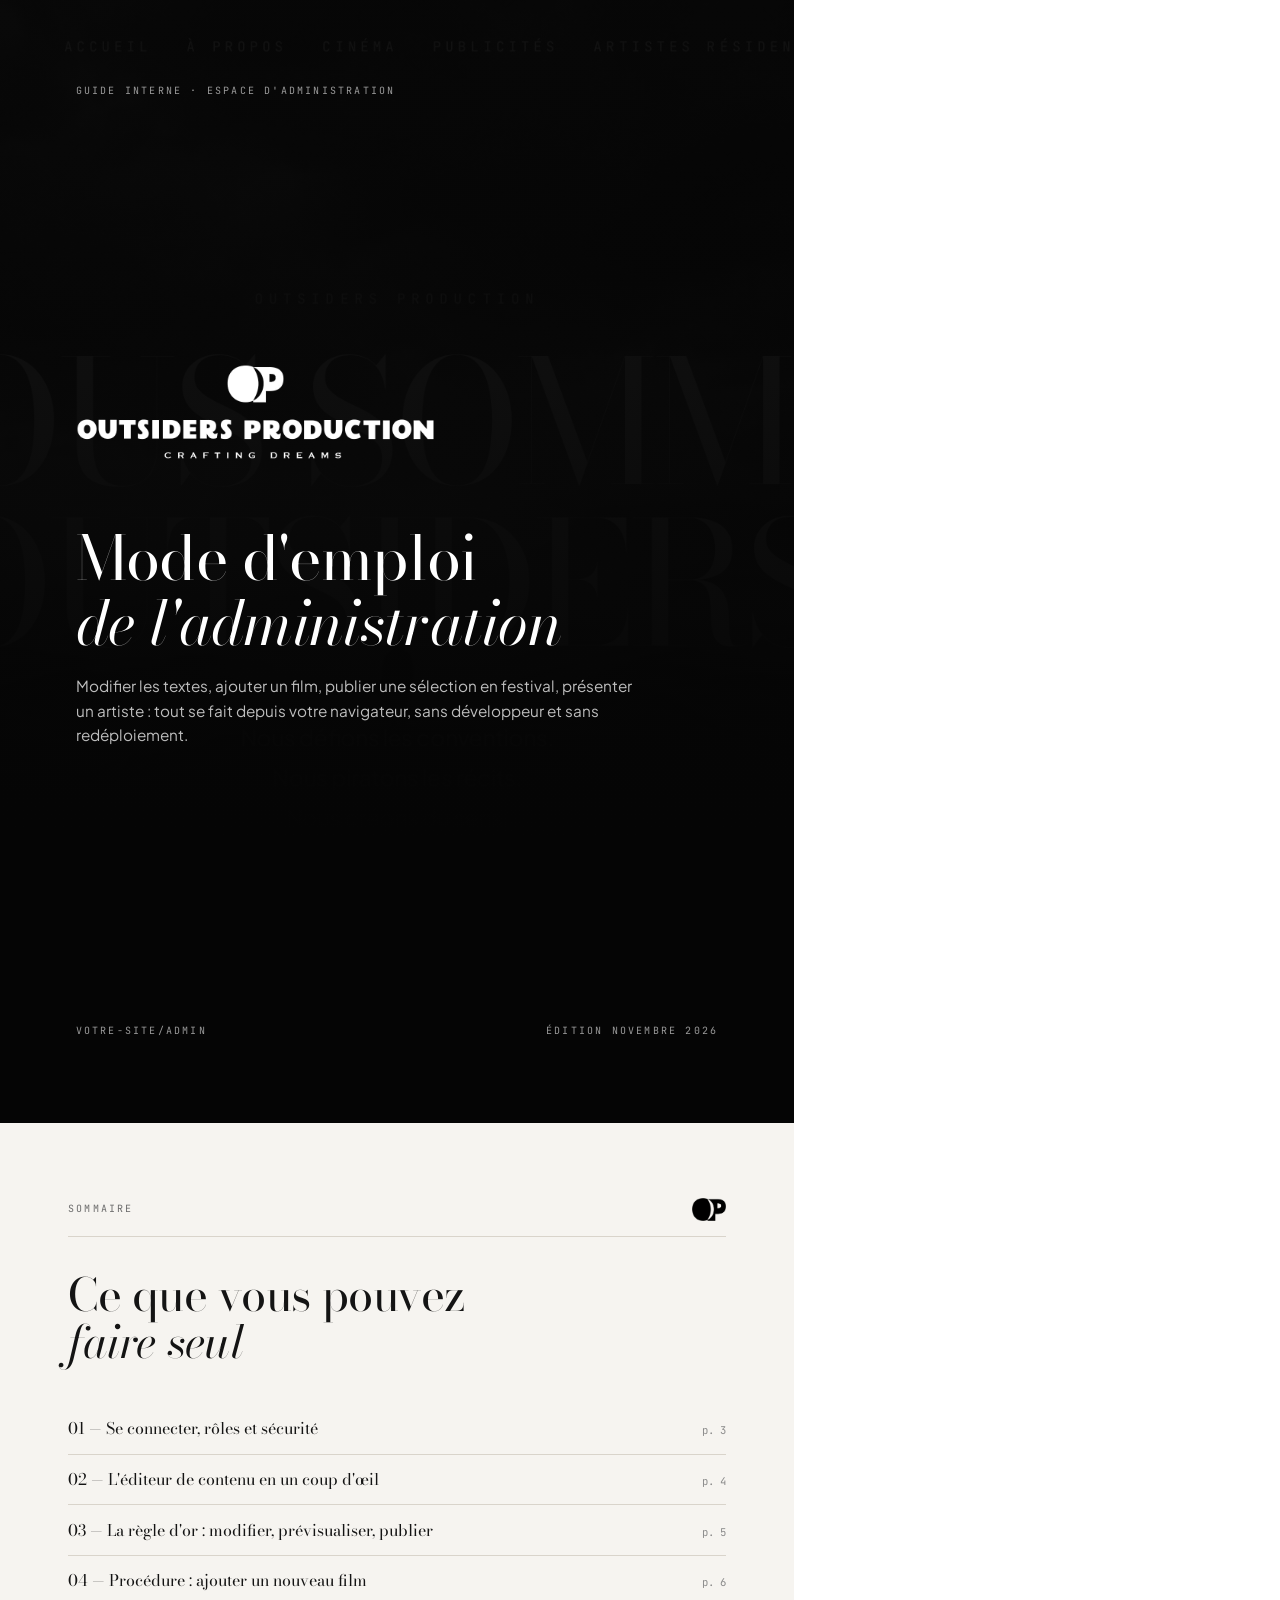
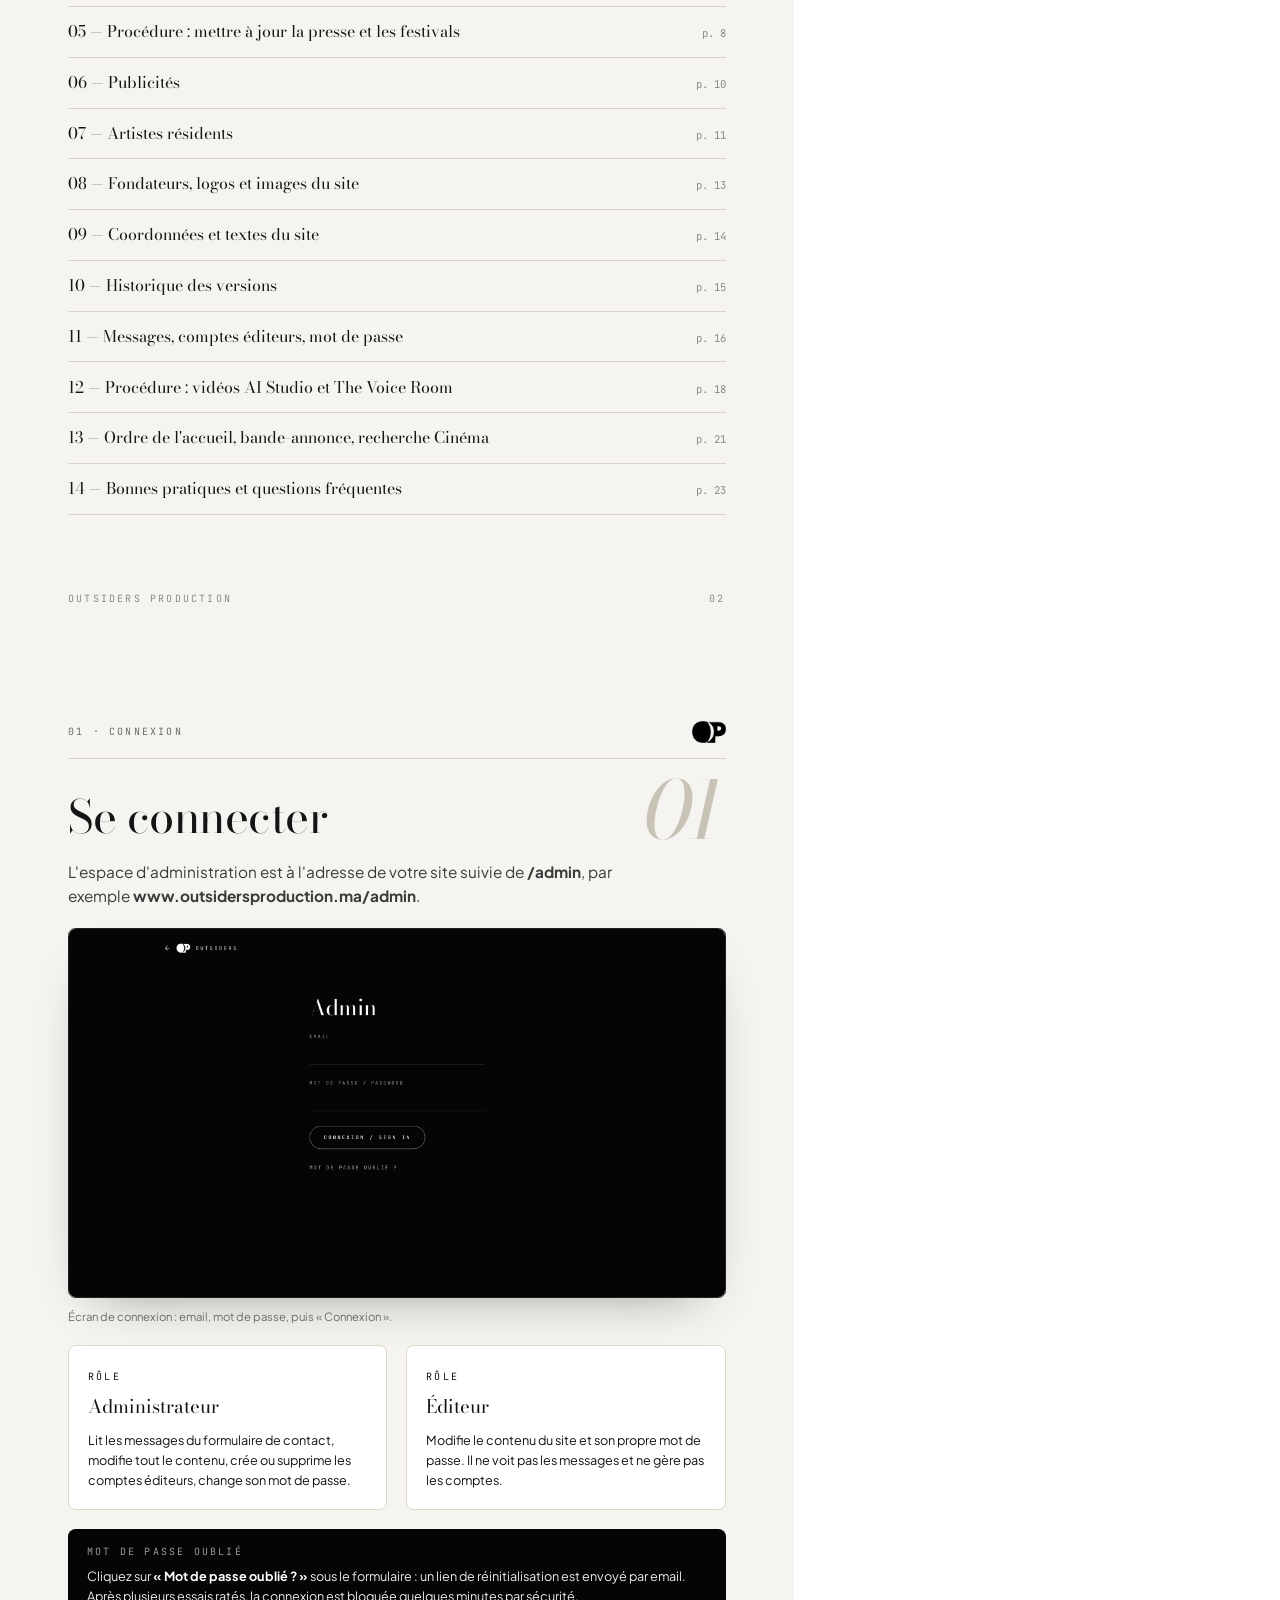
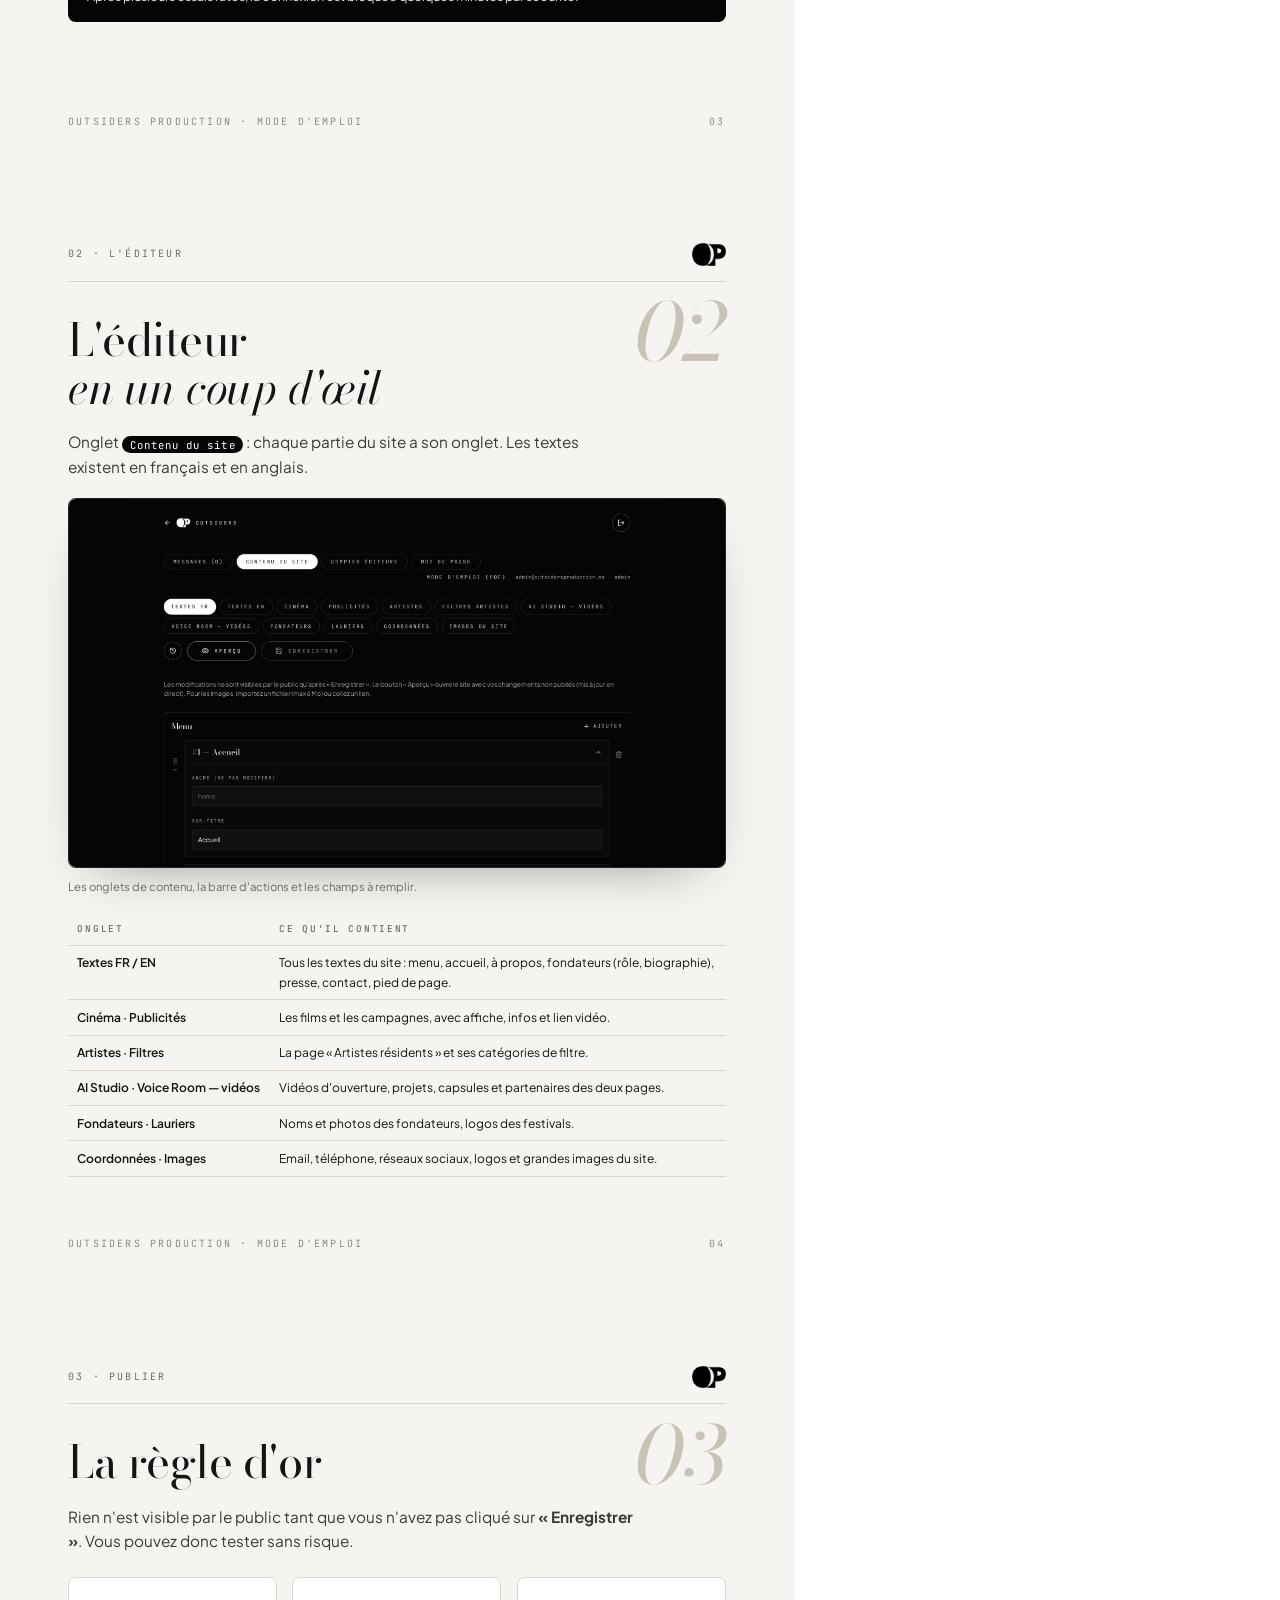
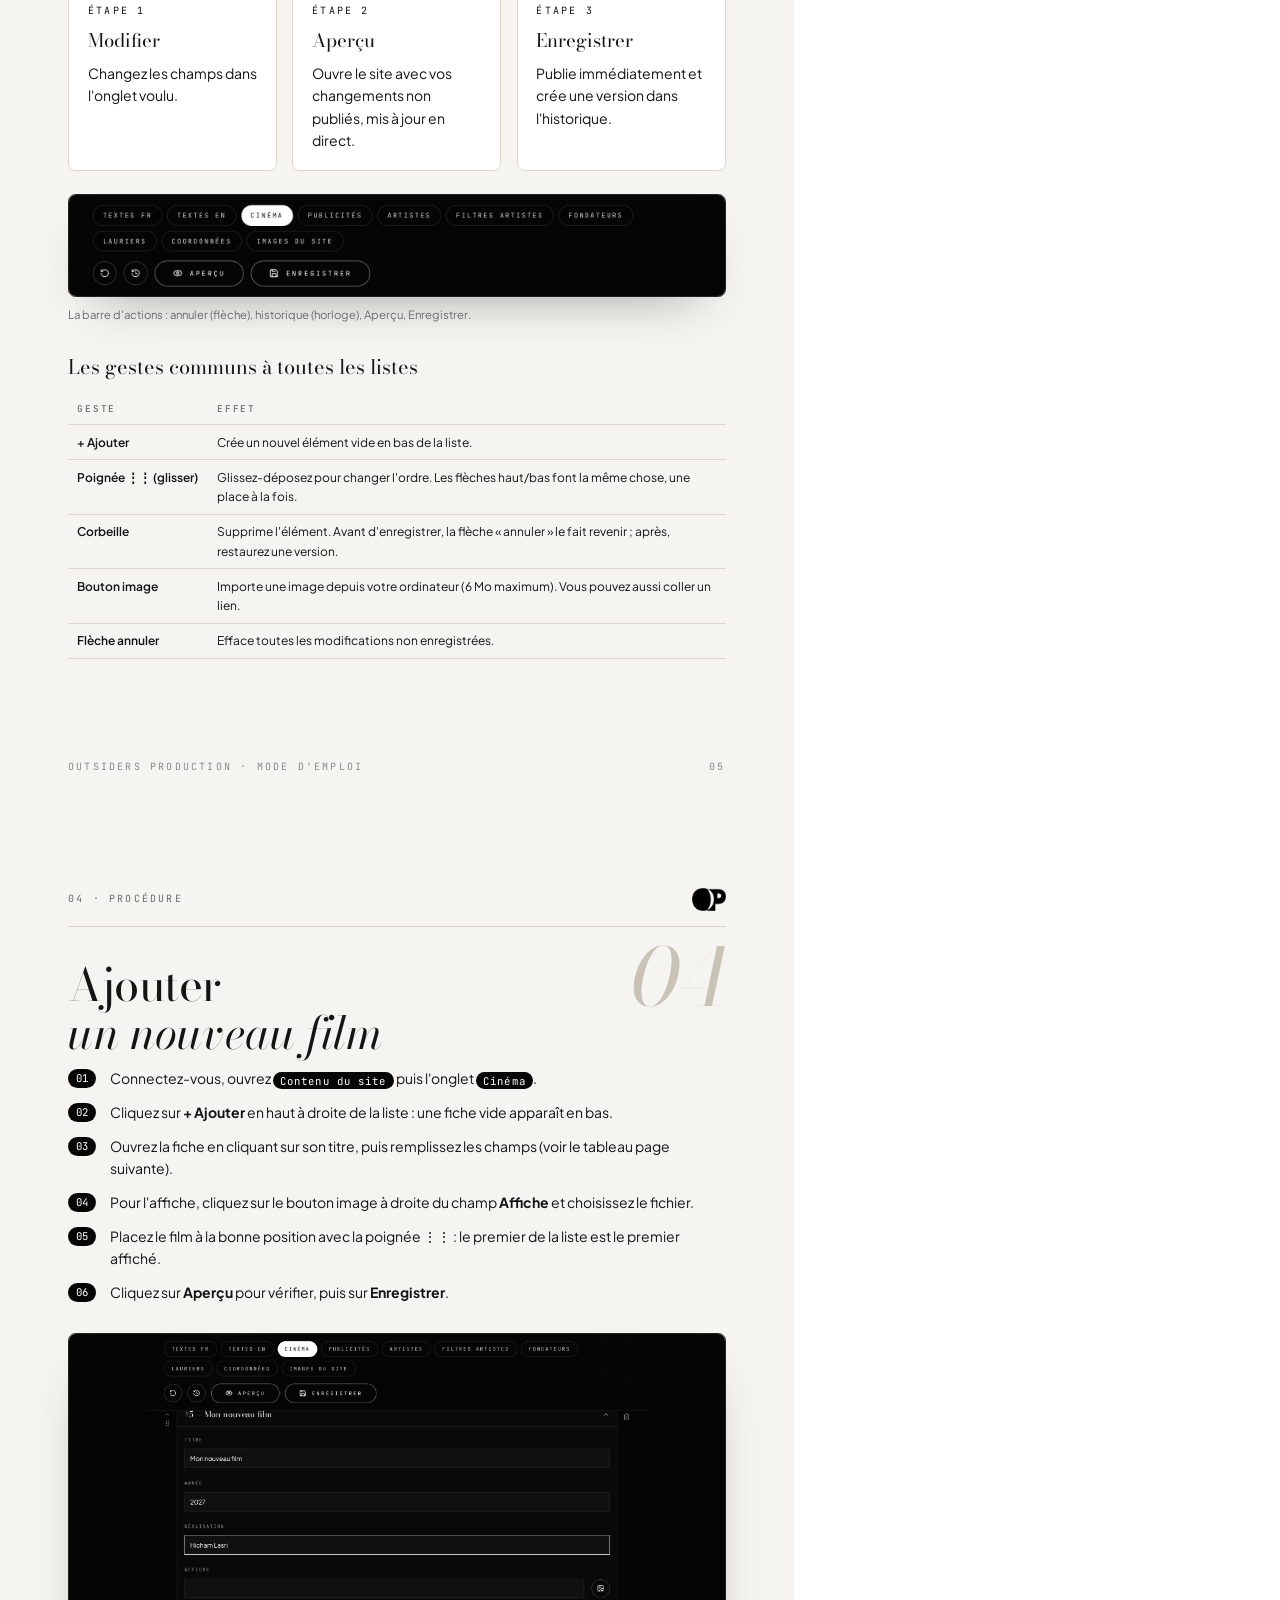
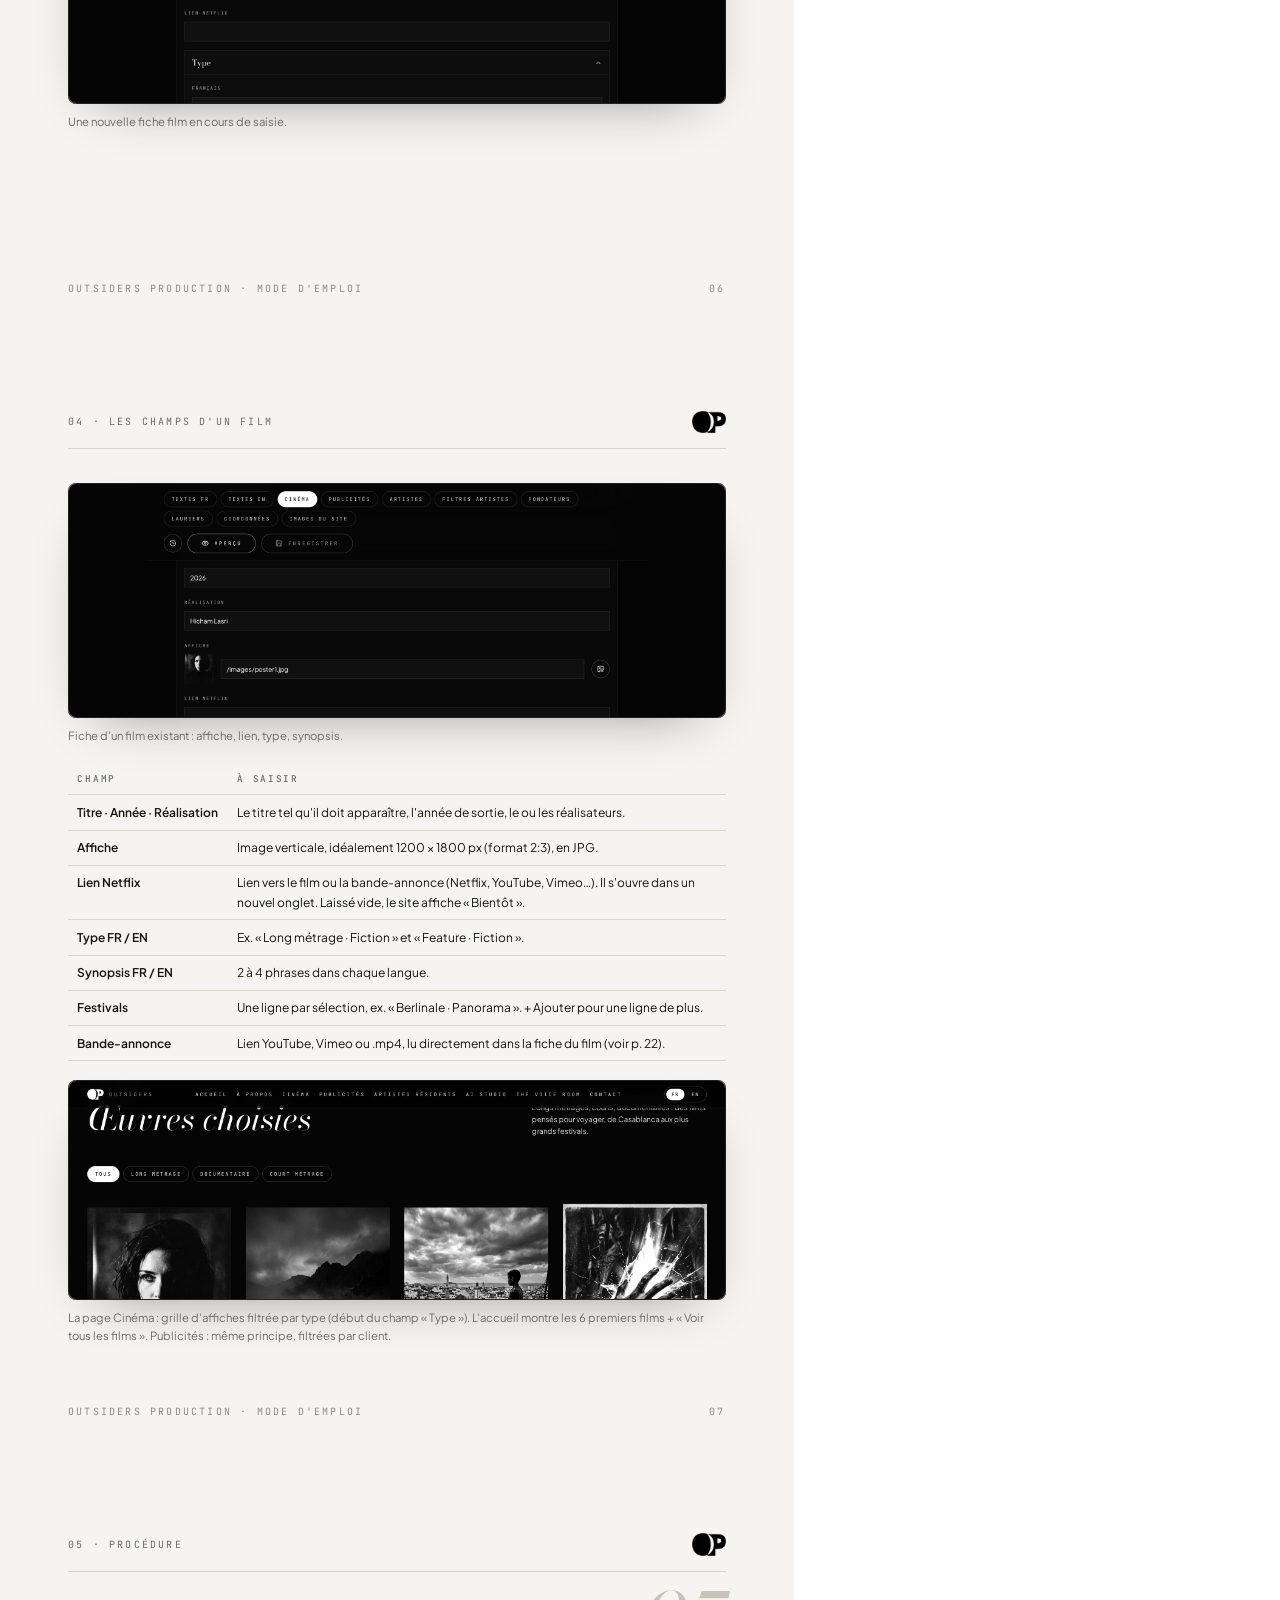
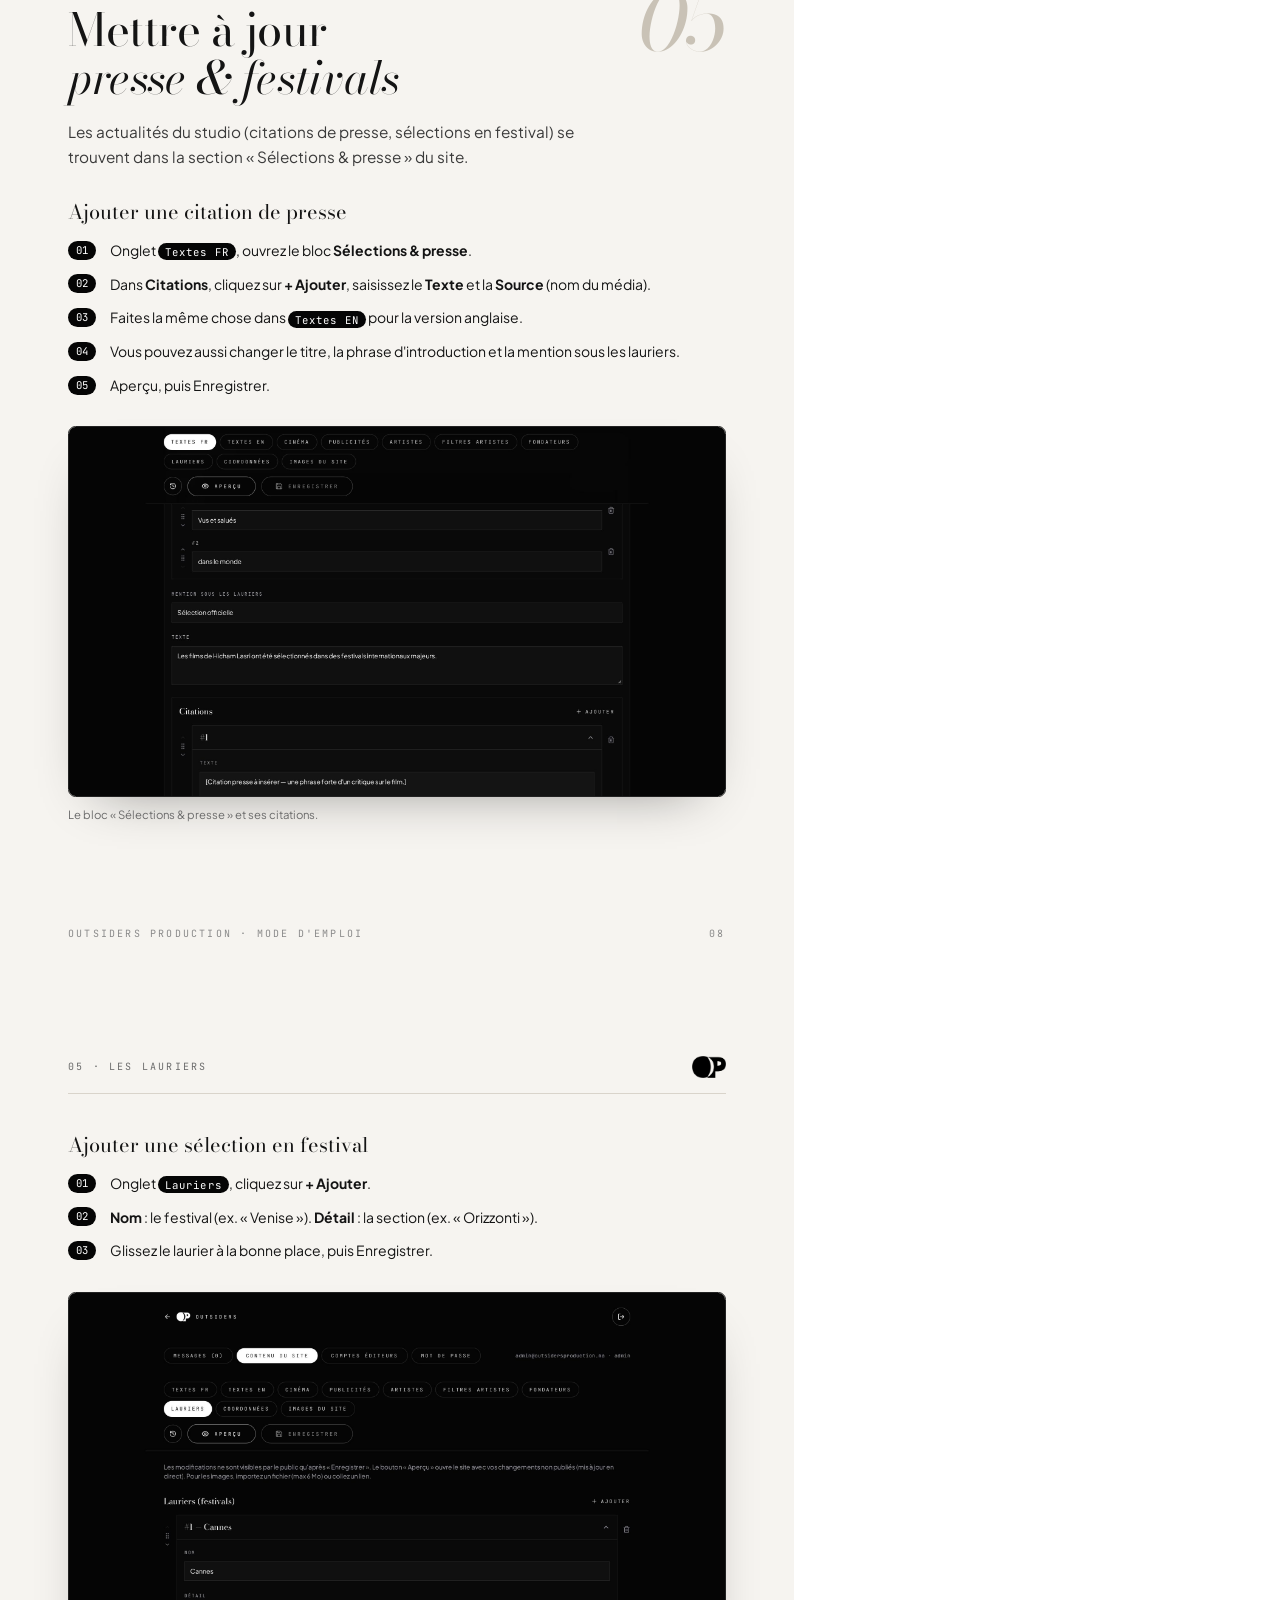
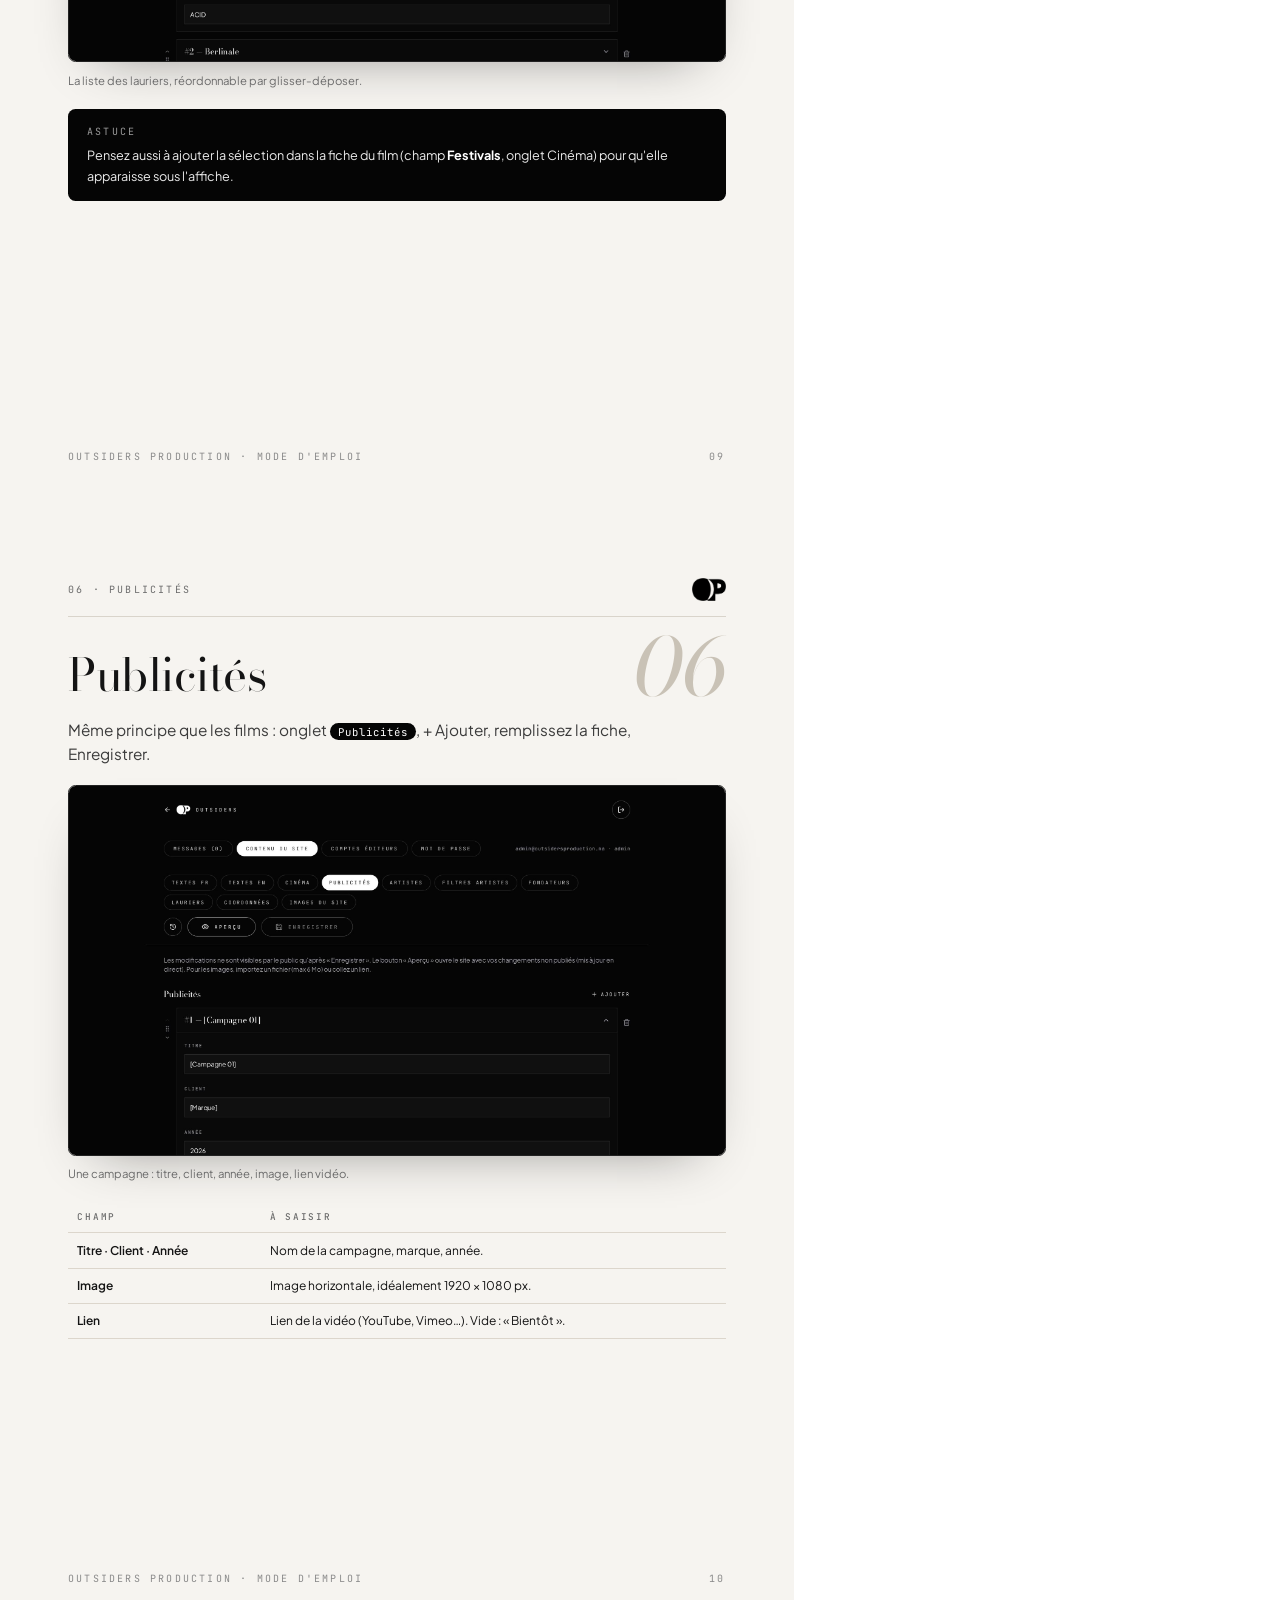
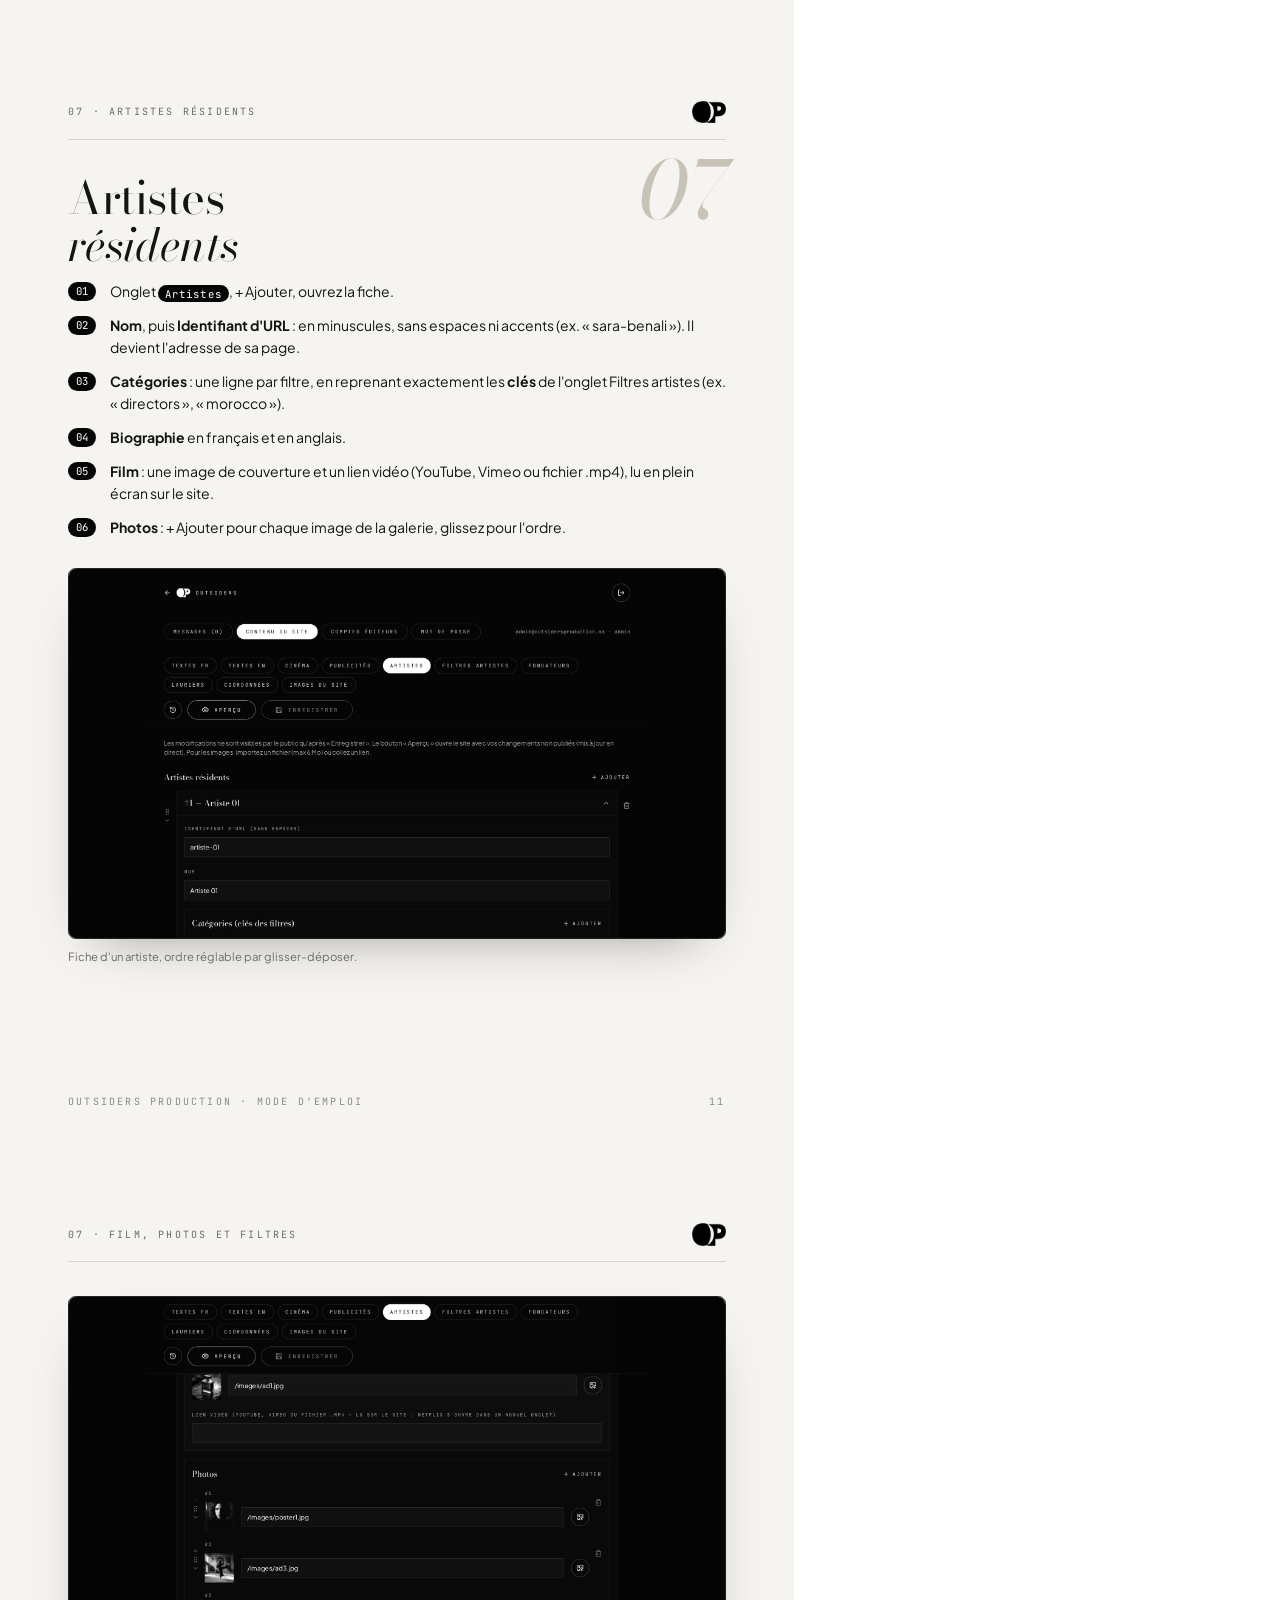
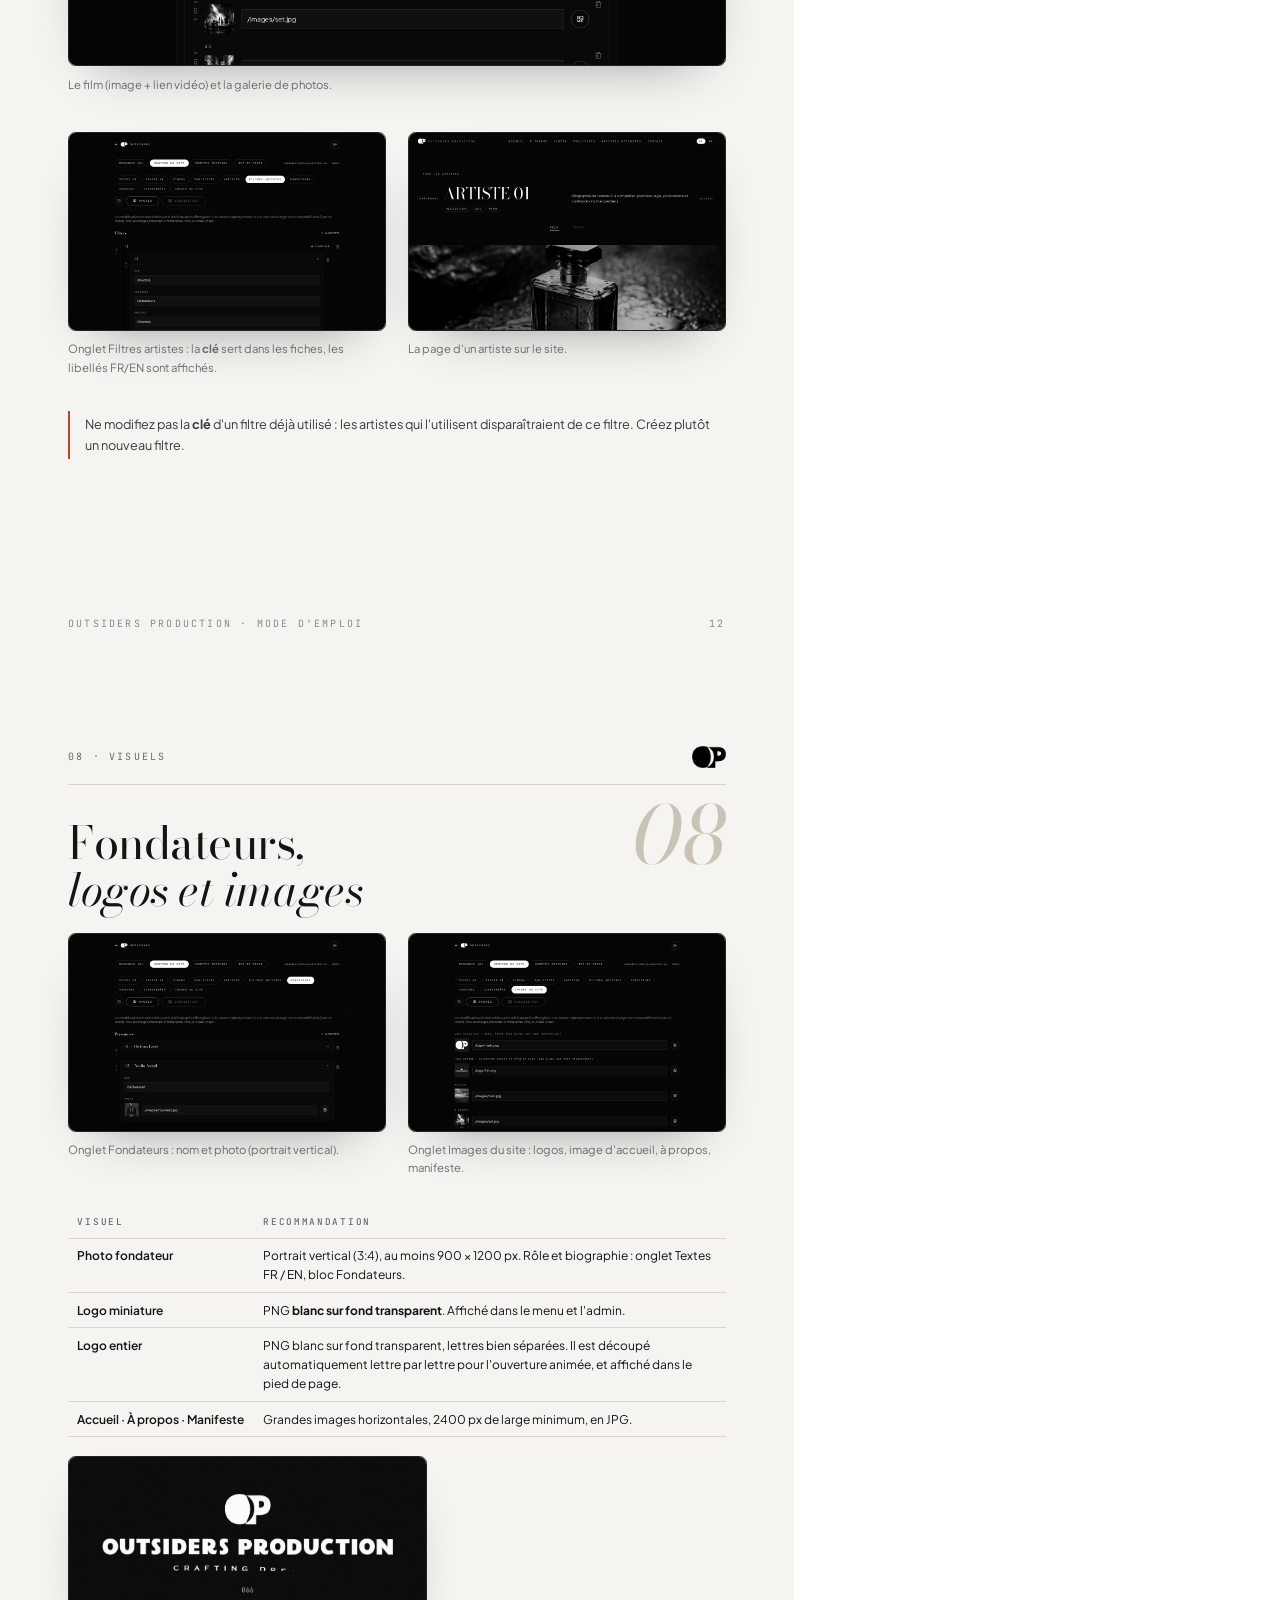
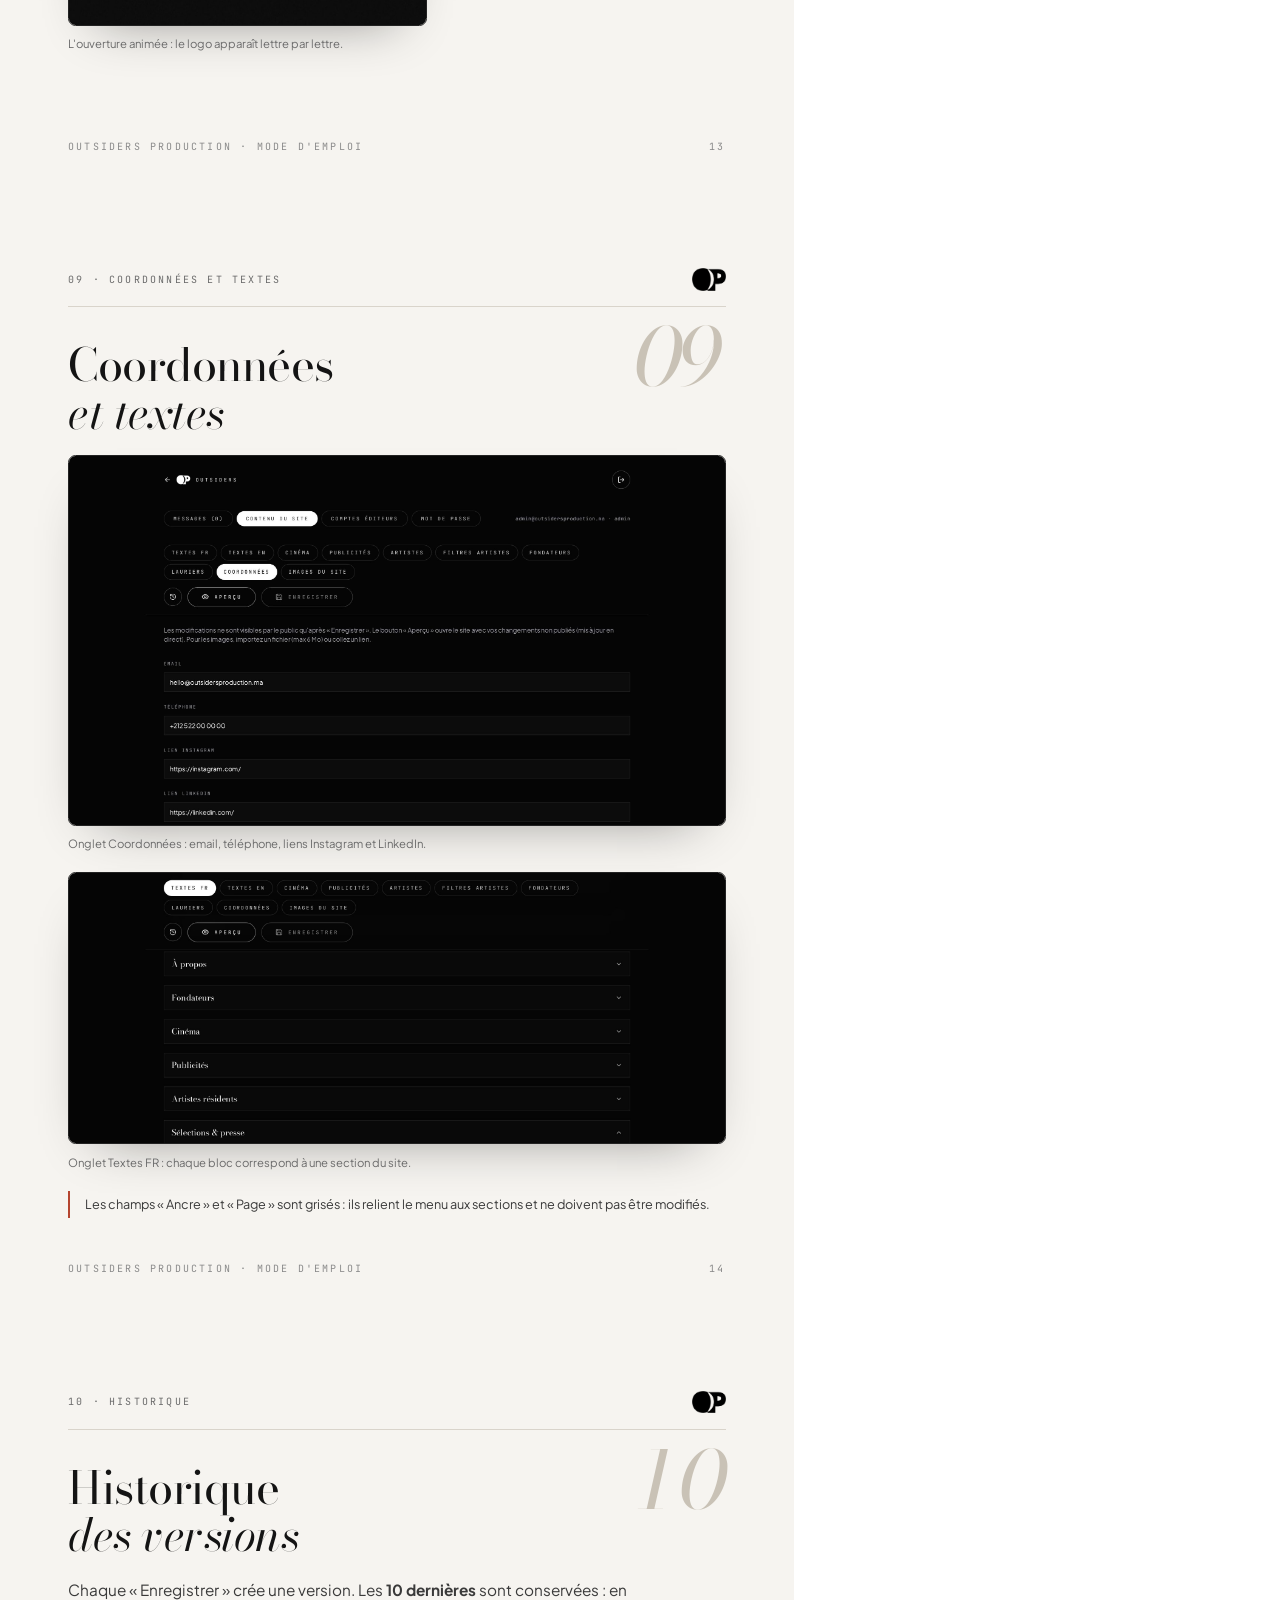
<file: docs/guide/guide.html>
<!doctype html>
<html lang="fr">
<head>
<meta charset="utf-8" />
<title>Outsiders Production — Mode d'emploi de l'administration</title>
<link href="https://fonts.googleapis.com/css2?family=Bodoni+Moda:ital,opsz,wght@0,6..96,400..700;1,6..96,400..700&family=JetBrains+Mono:wght@400;500&family=Plus+Jakarta+Sans:wght@300;400;500;600&display=swap" rel="stylesheet" />
<style>
  @page { size: A4; margin: 0; }
  * { box-sizing: border-box; margin: 0; padding: 0; }
  html, body { -webkit-print-color-adjust: exact; print-color-adjust: exact; }
  body { font-family: "Plus Jakarta Sans", sans-serif; color: #141414; background: #fff; font-size: 10.5pt; line-height: 1.6; }
  .page { width: 210mm; height: 297mm; padding: 20mm 18mm 18mm; position: relative; overflow: hidden; page-break-after: always; background: #f6f4f0; }
  .page.dark { background: #050505; color: #f2f2f2; }
  .mono { font-family: "JetBrains Mono", monospace; text-transform: uppercase; letter-spacing: .22em; font-size: 7.5pt; }
  .serif { font-family: "Bodoni Moda", serif; }
  h1 { font-family: "Bodoni Moda", serif; font-weight: 400; font-size: 34pt; line-height: 1.05; letter-spacing: -.01em; }
  h1 em { font-style: italic; }
  h2 { font-family: "Bodoni Moda", serif; font-weight: 400; font-size: 15pt; margin: 7mm 0 3mm; }
  p { margin: 0 0 3mm; }
  .lead { font-size: 11.5pt; color: #3a3a3a; max-width: 150mm; margin-top: 5mm; }
  .head { display: flex; justify-content: space-between; align-items: center; border-bottom: 1px solid #d9d4cb; padding-bottom: 4mm; margin-bottom: 9mm; color: #6b6b6b; }
  .head img { height: 6mm; filter: invert(1); }
  .num { font-family: "Bodoni Moda", serif; font-style: italic; font-size: 60pt; line-height: 1; color: #c9c2b6; position: absolute; right: 18mm; top: 33mm; }
  .foot { position: absolute; bottom: 10mm; left: 18mm; right: 18mm; display: flex; justify-content: space-between; color: #8a8a8a; }
  figure { margin: 5mm 0; }
  figure img { width: 100%; max-height: 98mm; object-fit: cover; object-position: top; display: block; border-radius: 2mm; box-shadow: 0 6mm 14mm -8mm rgba(0,0,0,.45); border: 1px solid #222; }
  figcaption { margin-top: 2.5mm; color: #6b6b6b; font-size: 8.5pt; }
  .two { display: grid; grid-template-columns: 1fr 1fr; gap: 6mm; }
  .steps { counter-reset: s; list-style: none; margin: 3mm 0; }
  .steps li { counter-increment: s; position: relative; padding: 0 0 3mm 11mm; }
  .steps li::before { content: counter(s, decimal-leading-zero); position: absolute; left: 0; top: .5mm; font-family: "JetBrains Mono", monospace; font-size: 8pt; color: #fff; background: #050505; border-radius: 99px; width: 7.5mm; height: 5mm; text-align: center; line-height: 5mm; }
  .tip { background: #050505; color: #eaeaea; padding: 4mm 5mm; border-radius: 2mm; font-size: 9.5pt; margin: 4mm 0; }
  .tip b { color: #fff; }
  .tip .mono { color: #9a9a9a; display: block; margin-bottom: 1.5mm; }
  .warn { border-left: 2px solid #b5452f; padding: 1mm 0 1mm 4mm; color: #3a3a3a; font-size: 9.5pt; margin: 4mm 0; }
  table { width: 100%; border-collapse: collapse; font-size: 9pt; margin: 3mm 0; }
  td, th { text-align: left; padding: 2mm 2.5mm; border-bottom: 1px solid #dcd6cc; vertical-align: top; }
  th { font-family: "JetBrains Mono", monospace; font-weight: 500; font-size: 7pt; letter-spacing: .18em; text-transform: uppercase; color: #6b6b6b; }
  td:first-child { font-weight: 600; white-space: nowrap; }
  .kbd { font-family: "JetBrains Mono", monospace; font-size: 8pt; background: #050505; color: #fff; padding: .4mm 2mm; border-radius: 99px; letter-spacing: .1em; white-space: nowrap; }
  /* cover */
  .cover { display: flex; flex-direction: column; justify-content: space-between; padding: 22mm 20mm; }
  .cover .bg { position: absolute; inset: 0; background: url(shots/00_site.jpg) center/cover; opacity: .16; filter: grayscale(1); }
  .cover .veil { position: absolute; inset: 0; background: linear-gradient(180deg, rgba(5,5,5,.6), #050505 75%); }
  .cover > * { position: relative; }
  .cover h1 { font-size: 46pt; color: #fff; }
  .cover .logo { width: 95mm; }
  .toc { list-style: none; margin-top: 10mm; }
  .toc li { display: flex; justify-content: space-between; align-items: baseline; padding: 3.2mm 0; border-bottom: 1px solid #d9d4cb; font-size: 12pt; }
  .toc li span:first-child { font-family: "Bodoni Moda", serif; }
  .toc li span:last-child { font-family: "JetBrains Mono", monospace; font-size: 8pt; color: #8a8a8a; }
  .flow { display: grid; grid-template-columns: repeat(3, 1fr); gap: 4mm; margin: 6mm 0; }
  .flow div { background: #fff; border: 1px solid #ddd6ca; border-radius: 2mm; padding: 5mm; }
  .flow b { font-family: "Bodoni Moda", serif; font-weight: 400; font-size: 14pt; display: block; margin: 2mm 0 1.5mm; }
  .roles { display: grid; grid-template-columns: 1fr 1fr; gap: 5mm; margin: 5mm 0; }
  .roles div { border: 1px solid #ddd6ca; background: #fff; border-radius: 2mm; padding: 5mm; font-size: 9.5pt; }
  .roles b { font-family: "Bodoni Moda", serif; font-weight: 400; font-size: 14pt; display: block; margin: 2mm 0; }
</style>
</head>
<body>

<!-- COUVERTURE -->
<section class="page dark cover">
  <div class="bg"></div><div class="veil"></div>
  <div class="mono" style="color:#9a9a9a">Guide interne · Espace d'administration</div>
  <div>
    <img class="logo" src="../../frontend/public/logo-full.png" alt="Outsiders Production" />
    <h1 style="margin-top:16mm">Mode d'emploi<br /><em>de l'administration</em></h1>
    <p class="lead" style="color:#bdbdbd">Modifier les textes, ajouter un film, publier une sélection en festival, présenter un artiste : tout se fait depuis votre navigateur, sans développeur et sans redéploiement.</p>
  </div>
  <div style="display:flex;justify-content:space-between" class="mono"><span style="color:#9a9a9a">votre-site/admin</span><span style="color:#9a9a9a">Édition novembre 2026</span></div>
</section>

<!-- SOMMAIRE -->
<section class="page">
  <div class="head mono"><span>Sommaire</span><img src="../../frontend/public/logo-mark.png" alt="" /></div>
  <h1>Ce que vous pouvez<br /><em>faire seul</em></h1>
  <ul class="toc">
    <li><span>01 — Se connecter, rôles et sécurité</span><span>p. 3</span></li>
    <li><span>02 — L'éditeur de contenu en un coup d'œil</span><span>p. 4</span></li>
    <li><span>03 — La règle d'or : modifier, prévisualiser, publier</span><span>p. 5</span></li>
    <li><span>04 — Procédure : ajouter un nouveau film</span><span>p. 6</span></li>
    <li><span>05 — Procédure : mettre à jour la presse et les festivals</span><span>p. 8</span></li>
    <li><span>06 — Publicités</span><span>p. 10</span></li>
    <li><span>07 — Artistes résidents</span><span>p. 11</span></li>
    <li><span>08 — Fondateurs, logos et images du site</span><span>p. 13</span></li>
    <li><span>09 — Coordonnées et textes du site</span><span>p. 14</span></li>
    <li><span>10 — Historique des versions</span><span>p. 15</span></li>
    <li><span>11 — Messages, comptes éditeurs, mot de passe</span><span>p. 16</span></li>
    <li><span>12 — Procédure : vidéos AI Studio et The Voice Room</span><span>p. 18</span></li>
    <li><span>13 — Ordre de l'accueil, bande-annonce, recherche Cinéma</span><span>p. 21</span></li>
    <li><span>14 — Bonnes pratiques et questions fréquentes</span><span>p. 23</span></li>
  </ul>
  <div class="foot mono"><span>Outsiders Production</span><span>02</span></div>
</section>

<!-- 01 CONNEXION -->
<section class="page">
  <div class="head mono"><span>01 · Connexion</span><img src="../../frontend/public/logo-mark.png" alt="" /></div>
  <span class="num">01</span>
  <h1>Se connecter</h1>
  <p class="lead">L'espace d'administration est à l'adresse de votre site suivie de <b>/admin</b>, par exemple <b>www.outsidersproduction.ma/admin</b>.</p>
  <figure><img src="shots/01_login.jpg" alt="" /><figcaption>Écran de connexion : email, mot de passe, puis « Connexion ».</figcaption></figure>
  <div class="roles">
    <div><span class="mono">Rôle</span><b>Administrateur</b>Lit les messages du formulaire de contact, modifie tout le contenu, crée ou supprime les comptes éditeurs, change son mot de passe.</div>
    <div><span class="mono">Rôle</span><b>Éditeur</b>Modifie le contenu du site et son propre mot de passe. Il ne voit pas les messages et ne gère pas les comptes.</div>
  </div>
  <div class="tip"><span class="mono">Mot de passe oublié</span>Cliquez sur <b>« Mot de passe oublié ? »</b> sous le formulaire : un lien de réinitialisation est envoyé par email. Après plusieurs essais ratés, la connexion est bloquée quelques minutes par sécurité.</div>
  <div class="foot mono"><span>Outsiders Production · Mode d'emploi</span><span>03</span></div>
</section>

<!-- 02 EDITEUR -->
<section class="page">
  <div class="head mono"><span>02 · L'éditeur</span><img src="../../frontend/public/logo-mark.png" alt="" /></div>
  <span class="num">02</span>
  <h1>L'éditeur<br /><em>en un coup d'œil</em></h1>
  <p class="lead">Onglet <span class="kbd">Contenu du site</span> : chaque partie du site a son onglet. Les textes existent en français et en anglais.</p>
  <figure><img src="shots/03_contenu.jpg" alt="" /><figcaption>Les onglets de contenu, la barre d'actions et les champs à remplir.</figcaption></figure>
  <table>
    <tr><th>Onglet</th><th>Ce qu'il contient</th></tr>
    <tr><td>Textes FR / EN</td><td>Tous les textes du site : menu, accueil, à propos, fondateurs (rôle, biographie), presse, contact, pied de page.</td></tr>
    <tr><td>Cinéma · Publicités</td><td>Les films et les campagnes, avec affiche, infos et lien vidéo.</td></tr>
    <tr><td>Artistes · Filtres</td><td>La page « Artistes résidents » et ses catégories de filtre.</td></tr>
    <tr><td>AI Studio · Voice Room — vidéos</td><td>Vidéos d'ouverture, projets, capsules et partenaires des deux pages.</td></tr>
    <tr><td>Fondateurs · Lauriers</td><td>Noms et photos des fondateurs, logos des festivals.</td></tr>
    <tr><td>Coordonnées · Images</td><td>Email, téléphone, réseaux sociaux, logos et grandes images du site.</td></tr>
  </table>
  <div class="foot mono"><span>Outsiders Production · Mode d'emploi</span><span>04</span></div>
</section>

<!-- 03 REGLE D'OR -->
<section class="page">
  <div class="head mono"><span>03 · Publier</span><img src="../../frontend/public/logo-mark.png" alt="" /></div>
  <span class="num">03</span>
  <h1>La règle d'or</h1>
  <p class="lead">Rien n'est visible par le public tant que vous n'avez pas cliqué sur <b>« Enregistrer »</b>. Vous pouvez donc tester sans risque.</p>
  <div class="flow">
    <div><span class="mono">Étape 1</span><b>Modifier</b>Changez les champs dans l'onglet voulu.</div>
    <div><span class="mono">Étape 2</span><b>Aperçu</b>Ouvre le site avec vos changements non publiés, mis à jour en direct.</div>
    <div><span class="mono">Étape 3</span><b>Enregistrer</b>Publie immédiatement et crée une version dans l'historique.</div>
  </div>
  <figure><img src="shots/07_save_bar.jpg" alt="" /><figcaption>La barre d'actions : annuler (flèche), historique (horloge), Aperçu, Enregistrer.</figcaption></figure>
  <h2>Les gestes communs à toutes les listes</h2>
  <table>
    <tr><th>Geste</th><th>Effet</th></tr>
    <tr><td>+ Ajouter</td><td>Crée un nouvel élément vide en bas de la liste.</td></tr>
    <tr><td>Poignée ⋮⋮ (glisser)</td><td>Glissez-déposez pour changer l'ordre. Les flèches haut/bas font la même chose, une place à la fois.</td></tr>
    <tr><td>Corbeille</td><td>Supprime l'élément. Avant d'enregistrer, la flèche « annuler » le fait revenir ; après, restaurez une version.</td></tr>
    <tr><td>Bouton image</td><td>Importe une image depuis votre ordinateur (6 Mo maximum). Vous pouvez aussi coller un lien.</td></tr>
    <tr><td>Flèche annuler</td><td>Efface toutes les modifications non enregistrées.</td></tr>
  </table>
  <div class="foot mono"><span>Outsiders Production · Mode d'emploi</span><span>05</span></div>
</section>

<!-- 04 AJOUTER UN FILM -->
<section class="page">
  <div class="head mono"><span>04 · Procédure</span><img src="../../frontend/public/logo-mark.png" alt="" /></div>
  <span class="num">04</span>
  <h1>Ajouter<br /><em>un nouveau film</em></h1>
  <ol class="steps">
    <li>Connectez-vous, ouvrez <span class="kbd">Contenu du site</span> puis l'onglet <span class="kbd">Cinéma</span>.</li>
    <li>Cliquez sur <b>+ Ajouter</b> en haut à droite de la liste : une fiche vide apparaît en bas.</li>
    <li>Ouvrez la fiche en cliquant sur son titre, puis remplissez les champs (voir le tableau page suivante).</li>
    <li>Pour l'affiche, cliquez sur le bouton image à droite du champ <b>Affiche</b> et choisissez le fichier.</li>
    <li>Placez le film à la bonne position avec la poignée ⋮⋮ : le premier de la liste est le premier affiché.</li>
    <li>Cliquez sur <b>Aperçu</b> pour vérifier, puis sur <b>Enregistrer</b>.</li>
  </ol>
  <figure><img src="shots/06_film_new.jpg" alt="" /><figcaption>Une nouvelle fiche film en cours de saisie.</figcaption></figure>
  <div class="foot mono"><span>Outsiders Production · Mode d'emploi</span><span>06</span></div>
</section>

<section class="page">
  <div class="head mono"><span>04 · Les champs d'un film</span><img src="../../frontend/public/logo-mark.png" alt="" /></div>
  <figure style="margin-top:0"><img src="shots/05_film_detail.jpg" alt="" style="max-height:62mm" /><figcaption>Fiche d'un film existant : affiche, lien, type, synopsis.</figcaption></figure>
  <table>
    <tr><th>Champ</th><th>À saisir</th></tr>
    <tr><td>Titre · Année · Réalisation</td><td>Le titre tel qu'il doit apparaître, l'année de sortie, le ou les réalisateurs.</td></tr>
    <tr><td>Affiche</td><td>Image verticale, idéalement 1200 × 1800 px (format 2:3), en JPG.</td></tr>
    <tr><td>Lien Netflix</td><td>Lien vers le film ou la bande-annonce (Netflix, YouTube, Vimeo…). Il s'ouvre dans un nouvel onglet. Laissé vide, le site affiche « Bientôt ».</td></tr>
    <tr><td>Type FR / EN</td><td>Ex. « Long métrage · Fiction » et « Feature · Fiction ».</td></tr>
    <tr><td>Synopsis FR / EN</td><td>2 à 4 phrases dans chaque langue.</td></tr>
    <tr><td>Festivals</td><td>Une ligne par sélection, ex. « Berlinale · Panorama ». + Ajouter pour une ligne de plus.</td></tr>
    <tr><td>Bande-annonce</td><td>Lien YouTube, Vimeo ou .mp4, lu directement dans la fiche du film (voir p. 22).</td></tr>
  </table>
  <figure><img src="shots/22_site_films.jpg" alt="" style="max-height:58mm" /><figcaption>La page Cinéma : grille d'affiches filtrée par type (début du champ « Type »). L'accueil montre les 6 premiers films + « Voir tous les films ». Publicités : même principe, filtrées par client.</figcaption></figure>
  <div class="foot mono"><span>Outsiders Production · Mode d'emploi</span><span>07</span></div>
</section>

<!-- 05 PRESSE -->
<section class="page">
  <div class="head mono"><span>05 · Procédure</span><img src="../../frontend/public/logo-mark.png" alt="" /></div>
  <span class="num">05</span>
  <h1>Mettre à jour<br /><em>presse &amp; festivals</em></h1>
  <p class="lead">Les actualités du studio (citations de presse, sélections en festival) se trouvent dans la section « Sélections &amp; presse » du site.</p>
  <h2>Ajouter une citation de presse</h2>
  <ol class="steps">
    <li>Onglet <span class="kbd">Textes FR</span>, ouvrez le bloc <b>Sélections &amp; presse</b>.</li>
    <li>Dans <b>Citations</b>, cliquez sur <b>+ Ajouter</b>, saisissez le <b>Texte</b> et la <b>Source</b> (nom du média).</li>
    <li>Faites la même chose dans <span class="kbd">Textes EN</span> pour la version anglaise.</li>
    <li>Vous pouvez aussi changer le titre, la phrase d'introduction et la mention sous les lauriers.</li>
    <li>Aperçu, puis Enregistrer.</li>
  </ol>
  <figure><img src="shots/15b_presse_quotes.jpg" alt="" /><figcaption>Le bloc « Sélections &amp; presse » et ses citations.</figcaption></figure>
  <div class="foot mono"><span>Outsiders Production · Mode d'emploi</span><span>08</span></div>
</section>

<section class="page">
  <div class="head mono"><span>05 · Les lauriers</span><img src="../../frontend/public/logo-mark.png" alt="" /></div>
  <h2 style="margin-top:0">Ajouter une sélection en festival</h2>
  <ol class="steps">
    <li>Onglet <span class="kbd">Lauriers</span>, cliquez sur <b>+ Ajouter</b>.</li>
    <li><b>Nom</b> : le festival (ex. « Venise »). <b>Détail</b> : la section (ex. « Orizzonti »).</li>
    <li>Glissez le laurier à la bonne place, puis Enregistrer.</li>
  </ol>
  <figure><img src="shots/11_lauriers.jpg" alt="" /><figcaption>La liste des lauriers, réordonnable par glisser-déposer.</figcaption></figure>
  <div class="tip"><span class="mono">Astuce</span>Pensez aussi à ajouter la sélection dans la fiche du film (champ <b>Festivals</b>, onglet Cinéma) pour qu'elle apparaisse sous l'affiche.</div>
  <div class="foot mono"><span>Outsiders Production · Mode d'emploi</span><span>09</span></div>
</section>

<!-- 06 PUBS -->
<section class="page">
  <div class="head mono"><span>06 · Publicités</span><img src="../../frontend/public/logo-mark.png" alt="" /></div>
  <span class="num">06</span>
  <h1>Publicités</h1>
  <p class="lead">Même principe que les films : onglet <span class="kbd">Publicités</span>, + Ajouter, remplissez la fiche, Enregistrer.</p>
  <figure><img src="shots/08_pubs.jpg" alt="" /><figcaption>Une campagne : titre, client, année, image, lien vidéo.</figcaption></figure>
  <table>
    <tr><th>Champ</th><th>À saisir</th></tr>
    <tr><td>Titre · Client · Année</td><td>Nom de la campagne, marque, année.</td></tr>
    <tr><td>Image</td><td>Image horizontale, idéalement 1920 × 1080 px.</td></tr>
    <tr><td>Lien</td><td>Lien de la vidéo (YouTube, Vimeo…). Vide : « Bientôt ».</td></tr>
  </table>
  <div class="foot mono"><span>Outsiders Production · Mode d'emploi</span><span>10</span></div>
</section>

<!-- 07 ARTISTES -->
<section class="page">
  <div class="head mono"><span>07 · Artistes résidents</span><img src="../../frontend/public/logo-mark.png" alt="" /></div>
  <span class="num">07</span>
  <h1>Artistes<br /><em>résidents</em></h1>
  <ol class="steps">
    <li>Onglet <span class="kbd">Artistes</span>, + Ajouter, ouvrez la fiche.</li>
    <li><b>Nom</b>, puis <b>Identifiant d'URL</b> : en minuscules, sans espaces ni accents (ex. « sara-benali »). Il devient l'adresse de sa page.</li>
    <li><b>Catégories</b> : une ligne par filtre, en reprenant exactement les <b>clés</b> de l'onglet Filtres artistes (ex. « directors », « morocco »).</li>
    <li><b>Biographie</b> en français et en anglais.</li>
    <li><b>Film</b> : une image de couverture et un lien vidéo (YouTube, Vimeo ou fichier .mp4), lu en plein écran sur le site.</li>
    <li><b>Photos</b> : + Ajouter pour chaque image de la galerie, glissez pour l'ordre.</li>
  </ol>
  <figure><img src="shots/09_artistes.jpg" alt="" /><figcaption>Fiche d'un artiste, ordre réglable par glisser-déposer.</figcaption></figure>
  <div class="foot mono"><span>Outsiders Production · Mode d'emploi</span><span>11</span></div>
</section>

<section class="page">
  <div class="head mono"><span>07 · Film, photos et filtres</span><img src="../../frontend/public/logo-mark.png" alt="" /></div>
  <figure style="margin-top:0"><img src="shots/10_artiste_photos.jpg" alt="" /><figcaption>Le film (image + lien vidéo) et la galerie de photos.</figcaption></figure>
  <div class="two">
    <figure><img src="shots/10b_filtres.jpg" alt="" /><figcaption>Onglet Filtres artistes : la <b>clé</b> sert dans les fiches, les libellés FR/EN sont affichés.</figcaption></figure>
    <figure><img src="shots/20_site_artiste_detail.jpg" alt="" /><figcaption>La page d'un artiste sur le site.</figcaption></figure>
  </div>
  <div class="warn">Ne modifiez pas la <b>clé</b> d'un filtre déjà utilisé : les artistes qui l'utilisent disparaîtraient de ce filtre. Créez plutôt un nouveau filtre.</div>
  <div class="foot mono"><span>Outsiders Production · Mode d'emploi</span><span>12</span></div>
</section>

<!-- 08 FONDATEURS LOGOS -->
<section class="page">
  <div class="head mono"><span>08 · Visuels</span><img src="../../frontend/public/logo-mark.png" alt="" /></div>
  <span class="num">08</span>
  <h1>Fondateurs,<br /><em>logos et images</em></h1>
  <div class="two">
    <figure><img src="shots/12_fondateurs.jpg" alt="" /><figcaption>Onglet Fondateurs : nom et photo (portrait vertical).</figcaption></figure>
    <figure><img src="shots/13_images.jpg" alt="" /><figcaption>Onglet Images du site : logos, image d'accueil, à propos, manifeste.</figcaption></figure>
  </div>
  <table>
    <tr><th>Visuel</th><th>Recommandation</th></tr>
    <tr><td>Photo fondateur</td><td>Portrait vertical (3:4), au moins 900 × 1200 px. Rôle et biographie : onglet Textes FR / EN, bloc Fondateurs.</td></tr>
    <tr><td>Logo miniature</td><td>PNG <b>blanc sur fond transparent</b>. Affiché dans le menu et l'admin.</td></tr>
    <tr><td>Logo entier</td><td>PNG blanc sur fond transparent, lettres bien séparées. Il est découpé automatiquement lettre par lettre pour l'ouverture animée, et affiché dans le pied de page.</td></tr>
    <tr><td>Accueil · À propos · Manifeste</td><td>Grandes images horizontales, 2400 px de large minimum, en JPG.</td></tr>
  </table>
  <figure style="width:95mm"><img src="shots/21_intro_crop.jpg" alt="" /><figcaption>L'ouverture animée : le logo apparaît lettre par lettre.</figcaption></figure>
  <div class="foot mono"><span>Outsiders Production · Mode d'emploi</span><span>13</span></div>
</section>

<!-- 09 COORDONNEES -->
<section class="page">
  <div class="head mono"><span>09 · Coordonnées et textes</span><img src="../../frontend/public/logo-mark.png" alt="" /></div>
  <span class="num">09</span>
  <h1>Coordonnées<br /><em>et textes</em></h1>
  <figure><img src="shots/14_contact.jpg" alt="" /><figcaption>Onglet Coordonnées : email, téléphone, liens Instagram et LinkedIn.</figcaption></figure>
  <figure><img src="shots/15_presse.jpg" alt="" style="max-height:72mm" /><figcaption>Onglet Textes FR : chaque bloc correspond à une section du site.</figcaption></figure>
  <div class="warn">Les champs « Ancre » et « Page » sont grisés : ils relient le menu aux sections et ne doivent pas être modifiés.</div>
  <div class="foot mono"><span>Outsiders Production · Mode d'emploi</span><span>14</span></div>
</section>

<!-- 10 VERSIONS -->
<section class="page">
  <div class="head mono"><span>10 · Historique</span><img src="../../frontend/public/logo-mark.png" alt="" /></div>
  <span class="num">10</span>
  <h1>Historique<br /><em>des versions</em></h1>
  <p class="lead">Chaque « Enregistrer » crée une version. Les <b>10 dernières</b> sont conservées : en cas d'erreur, revenez en arrière en un clic.</p>
  <ol class="steps">
    <li>Cliquez sur l'icône horloge dans la barre d'actions.</li>
    <li>Repérez la version à sa date, son heure et son auteur.</li>
    <li>Cliquez sur <b>Restaurer</b> et confirmez : cette version est publiée immédiatement.</li>
  </ol>
  <figure><img src="shots/16_versions.jpg" alt="" /><figcaption>Le panneau d'historique.</figcaption></figure>
  <div class="foot mono"><span>Outsiders Production · Mode d'emploi</span><span>15</span></div>
</section>

<!-- 11 MESSAGES COMPTES -->
<section class="page">
  <div class="head mono"><span>11 · Administration</span><img src="../../frontend/public/logo-mark.png" alt="" /></div>
  <span class="num">11</span>
  <h1>Messages</h1>
  <p class="lead">Réservé à l'administrateur. Chaque message du formulaire de contact arrive ici et est aussi envoyé par email.</p>
  <figure><img src="shots/02_messages.jpg" alt="" /><figcaption>Onglet Messages : nombre de non lus, marquer comme lu, supprimer.</figcaption></figure>
  <div class="foot mono"><span>Outsiders Production · Mode d'emploi</span><span>16</span></div>
</section>

<section class="page">
  <div class="head mono"><span>11 · Comptes et mot de passe</span><img src="../../frontend/public/logo-mark.png" alt="" /></div>
  <h2 style="margin-top:0">Créer un compte éditeur</h2>
  <ol class="steps">
    <li>Onglet <span class="kbd">Comptes éditeurs</span> : saisissez le nom, l'email et un mot de passe provisoire.</li>
    <li>Transmettez ces informations à la personne : elle pourra changer son mot de passe dans l'onglet Mot de passe.</li>
    <li>Pour retirer l'accès, cliquez sur la corbeille à côté du compte.</li>
  </ol>
  <figure><img src="shots/17_comptes.jpg" alt="" style="max-height:72mm" /><figcaption>Comptes éditeurs.</figcaption></figure>
  <figure><img src="shots/18_password.jpg" alt="" style="max-height:72mm" /><figcaption>Changer son mot de passe : l'actuel, puis le nouveau.</figcaption></figure>
  <div class="foot mono"><span>Outsiders Production · Mode d'emploi</span><span>17</span></div>
</section>

<!-- 12 AI STUDIO / VOICE ROOM -->
<section class="page">
  <div class="head mono"><span>12 · Procédure</span><img src="../../frontend/public/logo-mark.png" alt="" /></div>
  <span class="num">12</span>
  <h1>Vidéos AI Studio<br /><em>&amp; The Voice Room</em></h1>
  <p class="lead">Chaque page a sa vidéo d'ouverture plein écran et sa série de vidéos (projets pour AI Studio, capsules pour The Voice Room). Sur le site, elles tournent en boucle sans le son ; un clic les ouvre en plein écran avec le son.</p>
  <h2>Ajouter ou remplacer une vidéo</h2>
  <ol class="steps">
    <li>Mettez la vidéo en ligne sur <b>Vimeo</b> ou <b>YouTube</b> (publique ou « non répertoriée ») et copiez son lien.</li>
    <li>Onglet <span class="kbd">AI Studio — vidéos</span> ou <span class="kbd">Voice Room — vidéos</span>.</li>
    <li><b>Vidéo d'ouverture</b> : collez le lien dans le champ <b>Vidéo</b> ; l'<b>Image</b> s'affiche pendant le chargement.</li>
    <li><b>Projets / Capsules</b> : ouvrez une fiche, renseignez le titre FR / EN, l'image de couverture et le lien vidéo. <b>+ Ajouter</b> pour une vidéo de plus, poignée ⋮⋮ pour l'ordre.</li>
    <li>Aperçu, puis Enregistrer.</li>
  </ol>
  <figure><img src="shots/24_ai_admin_work.jpg" alt="" /><figcaption>Une fiche projet AI Studio : catégorie, image de couverture et lien Vimeo.</figcaption></figure>
  <div class="foot mono"><span>Outsiders Production · Mode d'emploi</span><span>18</span></div>
</section>

<section class="page">
  <div class="head mono"><span>12 · Textes et résultat</span><img src="../../frontend/public/logo-mark.png" alt="" /></div>
  <div class="tip" style="margin-top:0"><span class="mono">Pourquoi un lien plutôt qu'un fichier ?</span>Les vidéos pèsent trop lourd pour l'import d'images (6 Mo maximum). Vimeo et YouTube les diffusent vite et en haute qualité partout dans le monde. Un lien direct vers un fichier <b>.mp4</b> hébergé ailleurs fonctionne aussi.</div>
  <table>
    <tr><th>Format</th><th>Recommandation</th></tr>
    <tr><td>Vidéo d'ouverture</td><td>Horizontale 16:9, plan fort dès les premières secondes : c'est ce qui tourne en boucle.</td></tr>
    <tr><td>Projets AI Studio</td><td>Horizontales 16:9. Le premier projet est affiché en grand.</td></tr>
    <tr><td>Capsules Voice Room</td><td>Cadre vertical 4:5 : les formats verticaux ou carrés des réseaux sociaux s'y prêtent bien.</td></tr>
  </table>
  <h2>Modifier les textes</h2>
  <p>Onglets <span class="kbd">Textes FR</span> et <span class="kbd">Textes EN</span>, blocs <b>AI Studio</b> et <b>The Voice Room</b> : titre, accroche, prestations, paragraphes, collaboration à la une et crédits.</p>
  <figure><img src="shots/26_ai_textes.jpg" alt="" style="max-height:55mm; object-position: 50% 85%" /><figcaption>Le bloc AI Studio dans Textes FR.</figcaption></figure>
  <figure><img src="shots/27_site_ai.jpg" alt="" style="max-height:58mm; object-position: 50% 90%" /><figcaption>La page AI Studio sur le site.</figcaption></figure>
  <div class="foot mono"><span>Outsiders Production · Mode d'emploi</span><span>19</span></div>
</section>

<section class="page">
  <div class="head mono"><span>12 · Partenaires et accueil</span><img src="../../frontend/public/logo-mark.png" alt="" /></div>
  <h2 style="margin-top:0">Partenaires engagés (The Voice Room)</h2>
  <ol class="steps">
    <li>Onglet <span class="kbd">Voice Room — vidéos</span>, liste <b>Partenaires</b>, <b>+ Ajouter</b>.</li>
    <li><b>Nom</b> de l'association ou du partenaire, <b>Logo</b> (PNG transparent, idéalement blanc), <b>Site web</b> facultatif.</li>
    <li>Sans logo, le nom s'affiche en toutes lettres. Remplacez ou supprimez les « [Partenaire 0x] » d'exemple.</li>
  </ol>
  <div class="two">
    <figure><img src="shots/25_voice_partners_admin.jpg" alt="" /><figcaption>Une fiche partenaire.</figcaption></figure>
    <figure><img src="shots/28_site_voice.jpg" alt="" /><figcaption>Collaboration WE4SHE et capsules sur le site.</figcaption></figure>
  </div>
  <h2>Les bandeaux « À découvrir » de l'accueil</h2>
  <p>Avant le formulaire de contact, deux grands bandeaux mènent vers AI Studio et The Voice Room. Ils reprennent automatiquement l'image et la vidéo d'ouverture de chaque page. Leurs textes se modifient dans <span class="kbd">Textes FR / EN</span>, bloc <b>Bandeaux « À découvrir »</b>.</p>
  <figure><img src="shots/29_site_discover.jpg" alt="" style="max-height:70mm" /><figcaption>Les deux bandeaux sur la page d'accueil.</figcaption></figure>
  <div class="foot mono"><span>Outsiders Production · Mode d'emploi</span><span>20</span></div>
</section>

<!-- 13 NOUVEAUTES -->
<section class="page">
  <div class="head mono"><span>13 · Ordre de l'accueil</span><img src="../../frontend/public/logo-mark.png" alt="" /></div>
  <span class="num">13</span>
  <h1>Ordre<br /><em>de l'accueil</em></h1>
  <p class="lead">Choisissez l'ordre des sections de la page d'accueil et masquez celles que vous ne voulez pas montrer pour le moment.</p>
  <ol class="steps">
    <li>Onglet <span class="kbd">Ordre de l'accueil</span>.</li>
    <li>Glissez une ligne vers le haut ou le bas (ou utilisez les flèches ⌃ ⌄).</li>
    <li>Cliquez sur l'<b>œil</b> pour masquer une section : elle apparaît barrée et disparaît du site, sans rien perdre de son contenu. Recliquez pour la réafficher.</li>
    <li>Aperçu, puis Enregistrer.</li>
  </ol>
  <figure><img src="shots/30_home_order.jpg" alt="" /><figcaption>Ici, « Fondateurs » est masqué et « Sélections &amp; presse » est remonté avant « À découvrir ».</figcaption></figure>
  <div class="warn">L'ouverture (titre et bandeau défilant) reste toujours en haut, et le Contact ne peut pas être masqué. Si vous masquez une section reliée au menu (ex. À propos), pensez à l'éviter dans le menu.</div>
  <div class="foot mono"><span>Outsiders Production · Mode d'emploi</span><span>21</span></div>
</section>

<section class="page">
  <div class="head mono"><span>13 · Bande-annonce et recherche</span><img src="../../frontend/public/logo-mark.png" alt="" /></div>
  <h2 style="margin-top:0">Ajouter la bande-annonce d'un film</h2>
  <ol class="steps">
    <li>Onglet <span class="kbd">Cinéma</span>, ouvrez la fiche du film.</li>
    <li>Collez le lien YouTube, Vimeo ou .mp4 dans <b>Bande-annonce</b> (en bas de la fiche), puis Enregistrer.</li>
    <li>Sur le site, la fiche du film affiche un bloc « Bande-annonce » au-dessus du lien Netflix ; elle se lit sur place. Sans lien, le bloc n'apparaît pas.</li>
  </ol>
  <div class="two">
    <figure><img src="shots/31_trailer_admin.jpg" alt="" /><figcaption>Le champ Bande-annonce dans l'admin.</figcaption></figure>
    <figure><img src="shots/33_film_trailer.jpg" alt="" /><figcaption>La bande-annonce dans la fiche du film.</figcaption></figure>
  </div>
  <h2>La recherche et le tri de la page Cinéma</h2>
  <p>Rien à régler : les visiteurs cherchent un <b>titre</b> ou un <b>réalisateur</b> (accents et majuscules ignorés) et trient par <b>Sélection</b> (votre ordre dans l'admin), <b>Plus récents</b> ou <b>Plus anciens</b> (champ Année). Les filtres par type se créent à partir du début du champ « Type » : écrivez-le toujours de la même façon (ex. « Long métrage · … »).</p>
  <figure><img src="shots/32_cinema_search.jpg" alt="" style="max-height:62mm" /><figcaption>Recherche, tri et filtres sur la page Cinéma.</figcaption></figure>
  <div class="foot mono"><span>Outsiders Production · Mode d'emploi</span><span>22</span></div>
</section>

<!-- 14 FAQ -->
<section class="page">
  <div class="head mono"><span>14 · Bonnes pratiques</span><img src="../../frontend/public/logo-mark.png" alt="" /></div>
  <span class="num">14</span>
  <h1>Bonnes pratiques</h1>
  <table style="margin-top:8mm">
    <tr><th>Question</th><th>Réponse</th></tr>
    <tr><td>Je ne vois pas mes changements</td><td>Avez-vous cliqué sur « Enregistrer » ? Le bouton est grisé quand il n'y a rien à publier.</td></tr>
    <tr><td>Mon image ne s'importe pas</td><td>Elle dépasse 6 Mo. Réduisez-la (JPG, qualité 80 %) avant de l'importer.</td></tr>
    <tr><td>Le texte anglais n'a pas changé</td><td>Chaque langue se modifie séparément : Textes FR et Textes EN, ou les champs Français / Anglais d'une fiche.</td></tr>
    <tr><td>J'ai supprimé un film par erreur</td><td>Avant d'enregistrer : flèche « annuler ». Après : Historique → Restaurer.</td></tr>
    <tr><td>Une vidéo ne se lit pas</td><td>Vérifiez que le lien YouTube ou Vimeo est public (ou non répertorié) et que l'intégration est autorisée. Les liens Netflix s'ouvrent toujours dans un nouvel onglet.</td></tr>
    <tr><td>L'ordre d'affichage</td><td>Dans chaque liste : celui de l'admin (poignée ⋮⋮). Pour les sections de l'accueil : onglet « Ordre de l'accueil ».</td></tr>
  </table>
  <div class="tip" style="margin-top:10mm"><span class="mono">À retenir</span><b>Modifier → Aperçu → Enregistrer.</b> Tant que vous n'avez pas enregistré, le site public ne change pas. Et l'historique garde toujours vos 10 dernières versions.</div>
  <div class="foot mono"><span>Outsiders Production · Mode d'emploi</span><span>23</span></div>
</section>

</body>
</html>
</file>
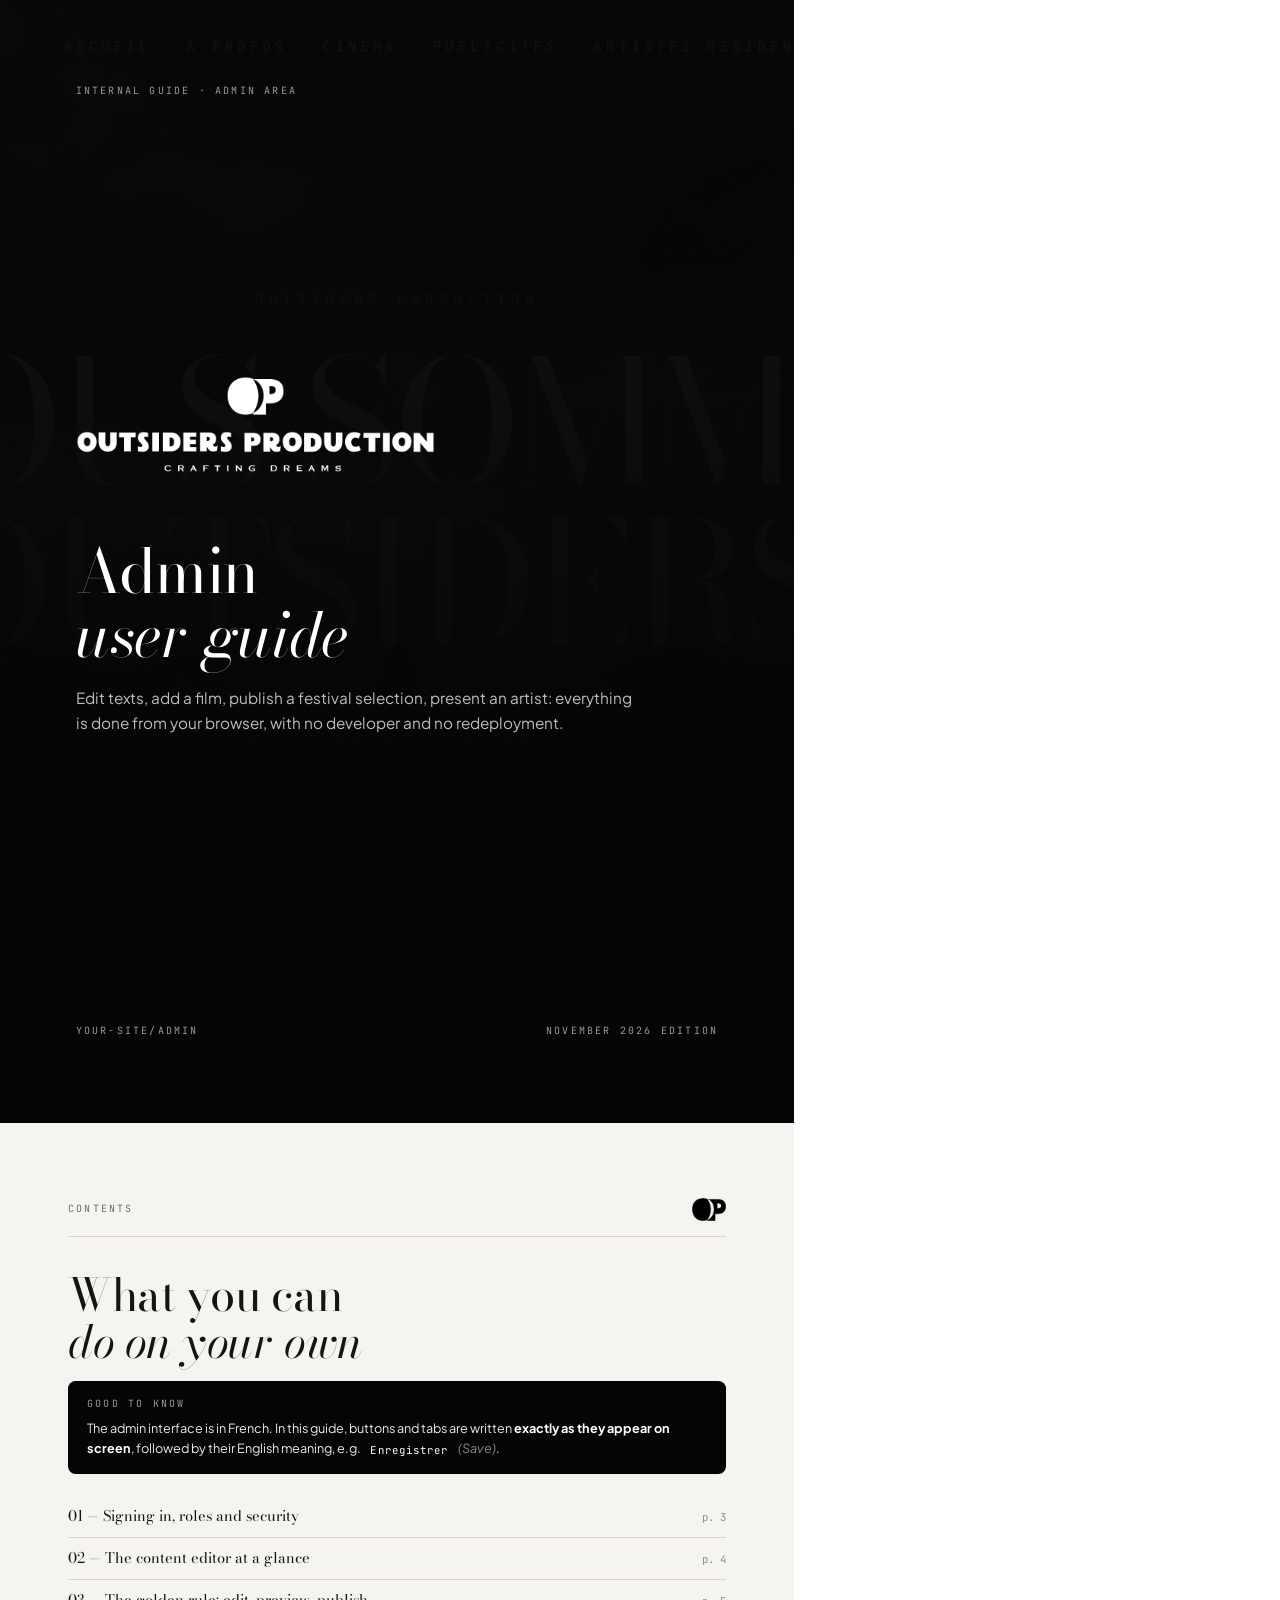
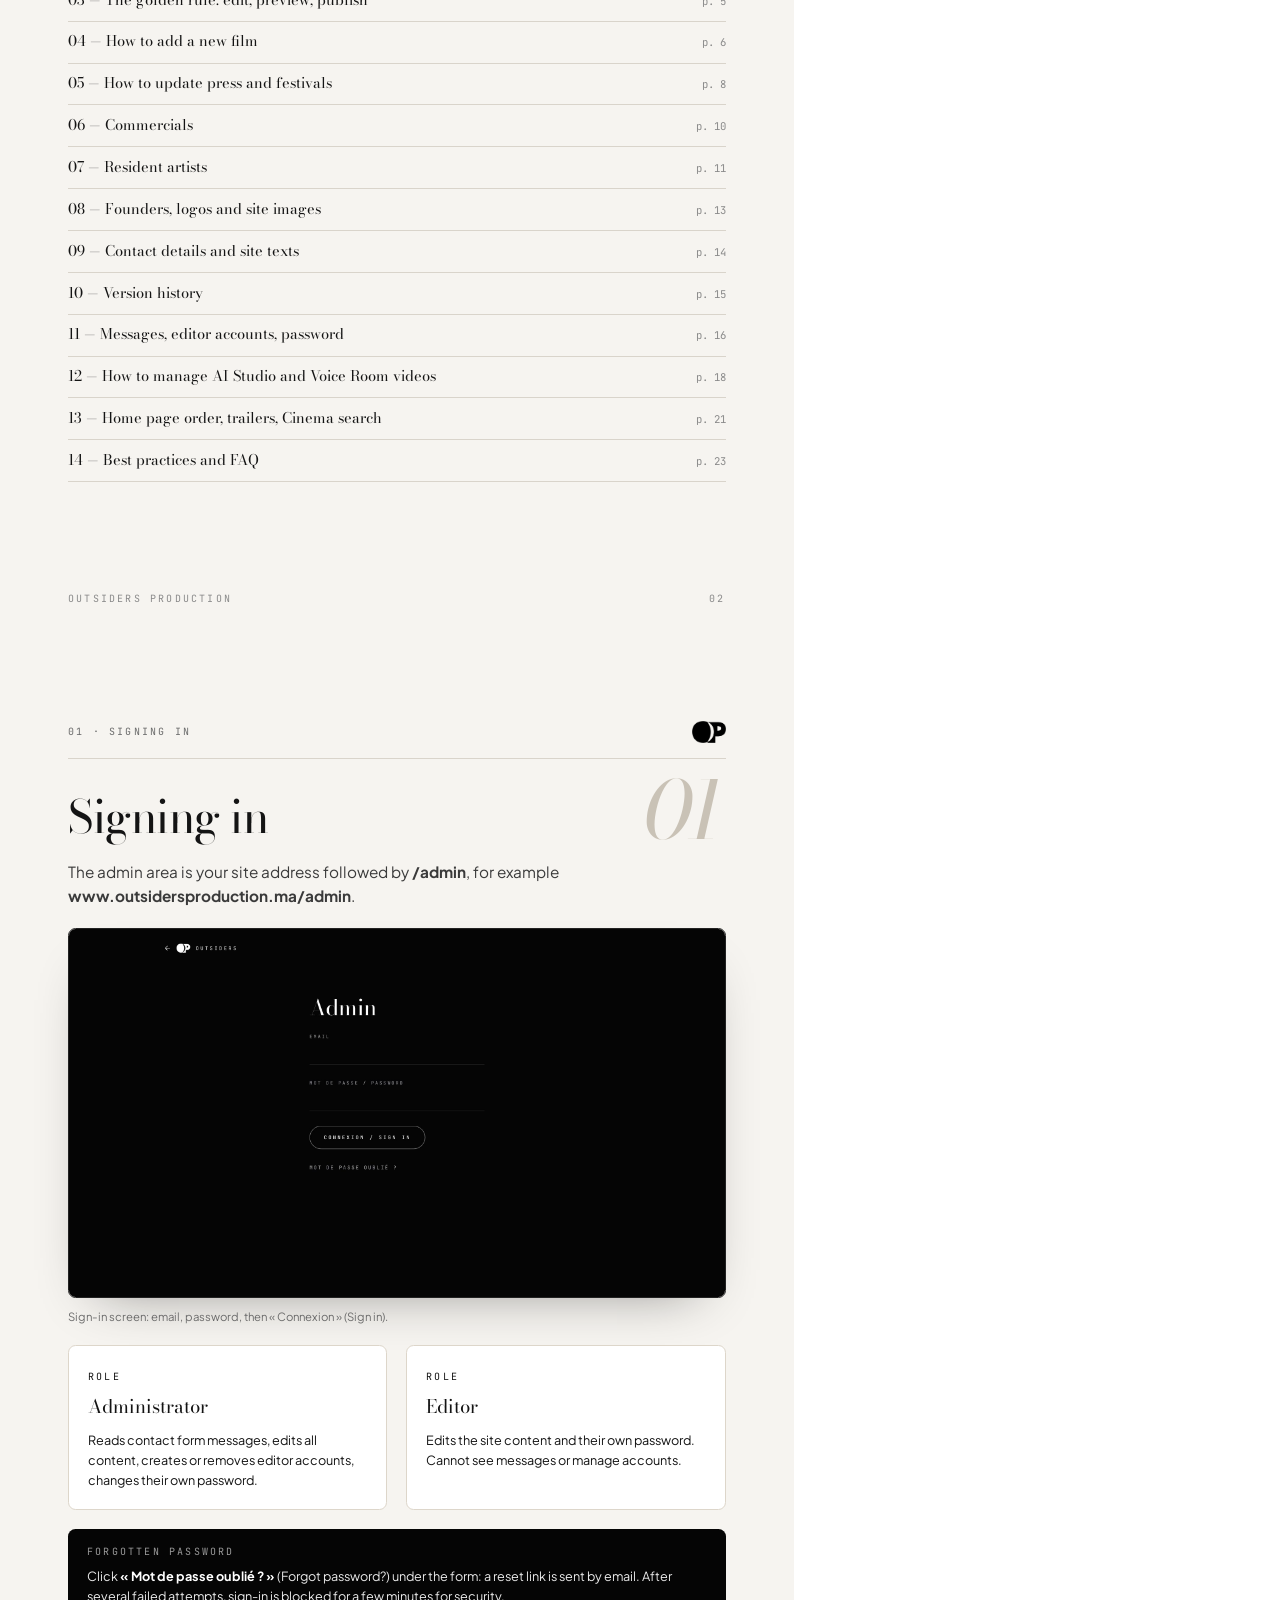
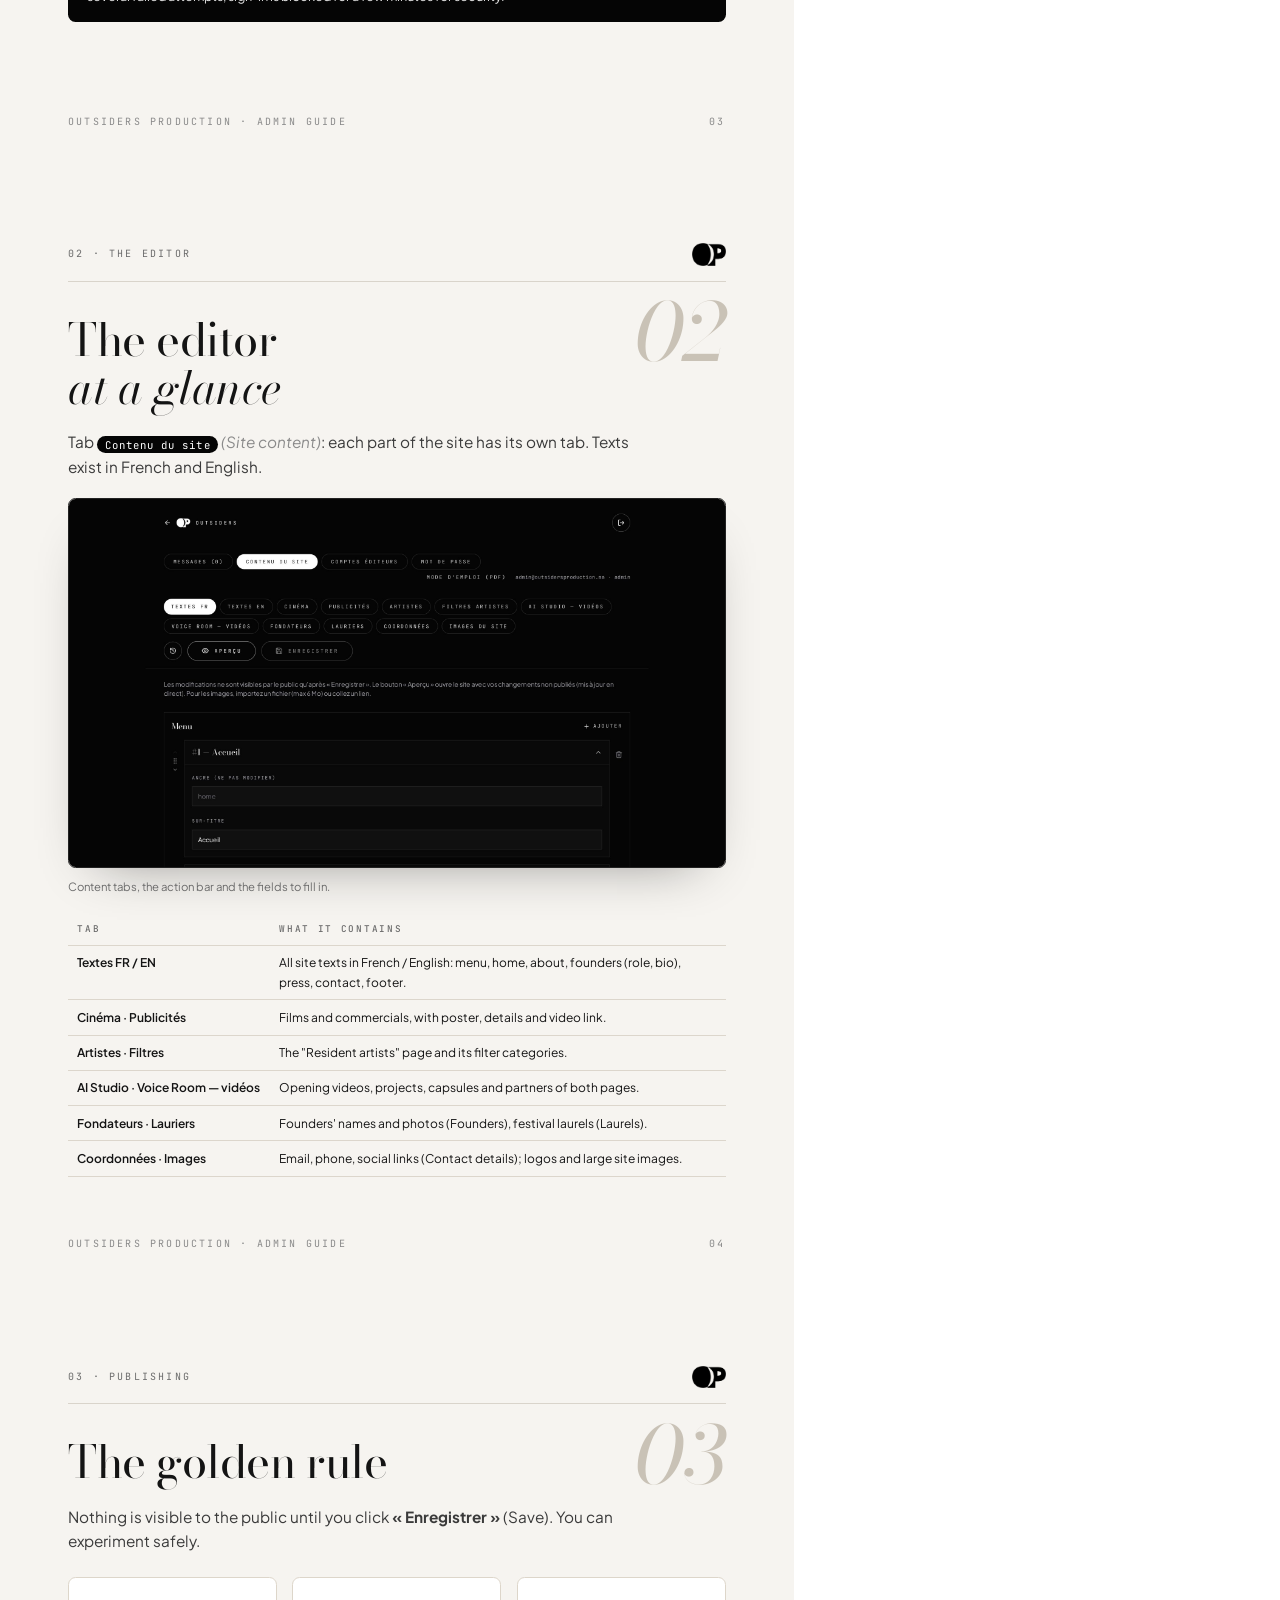
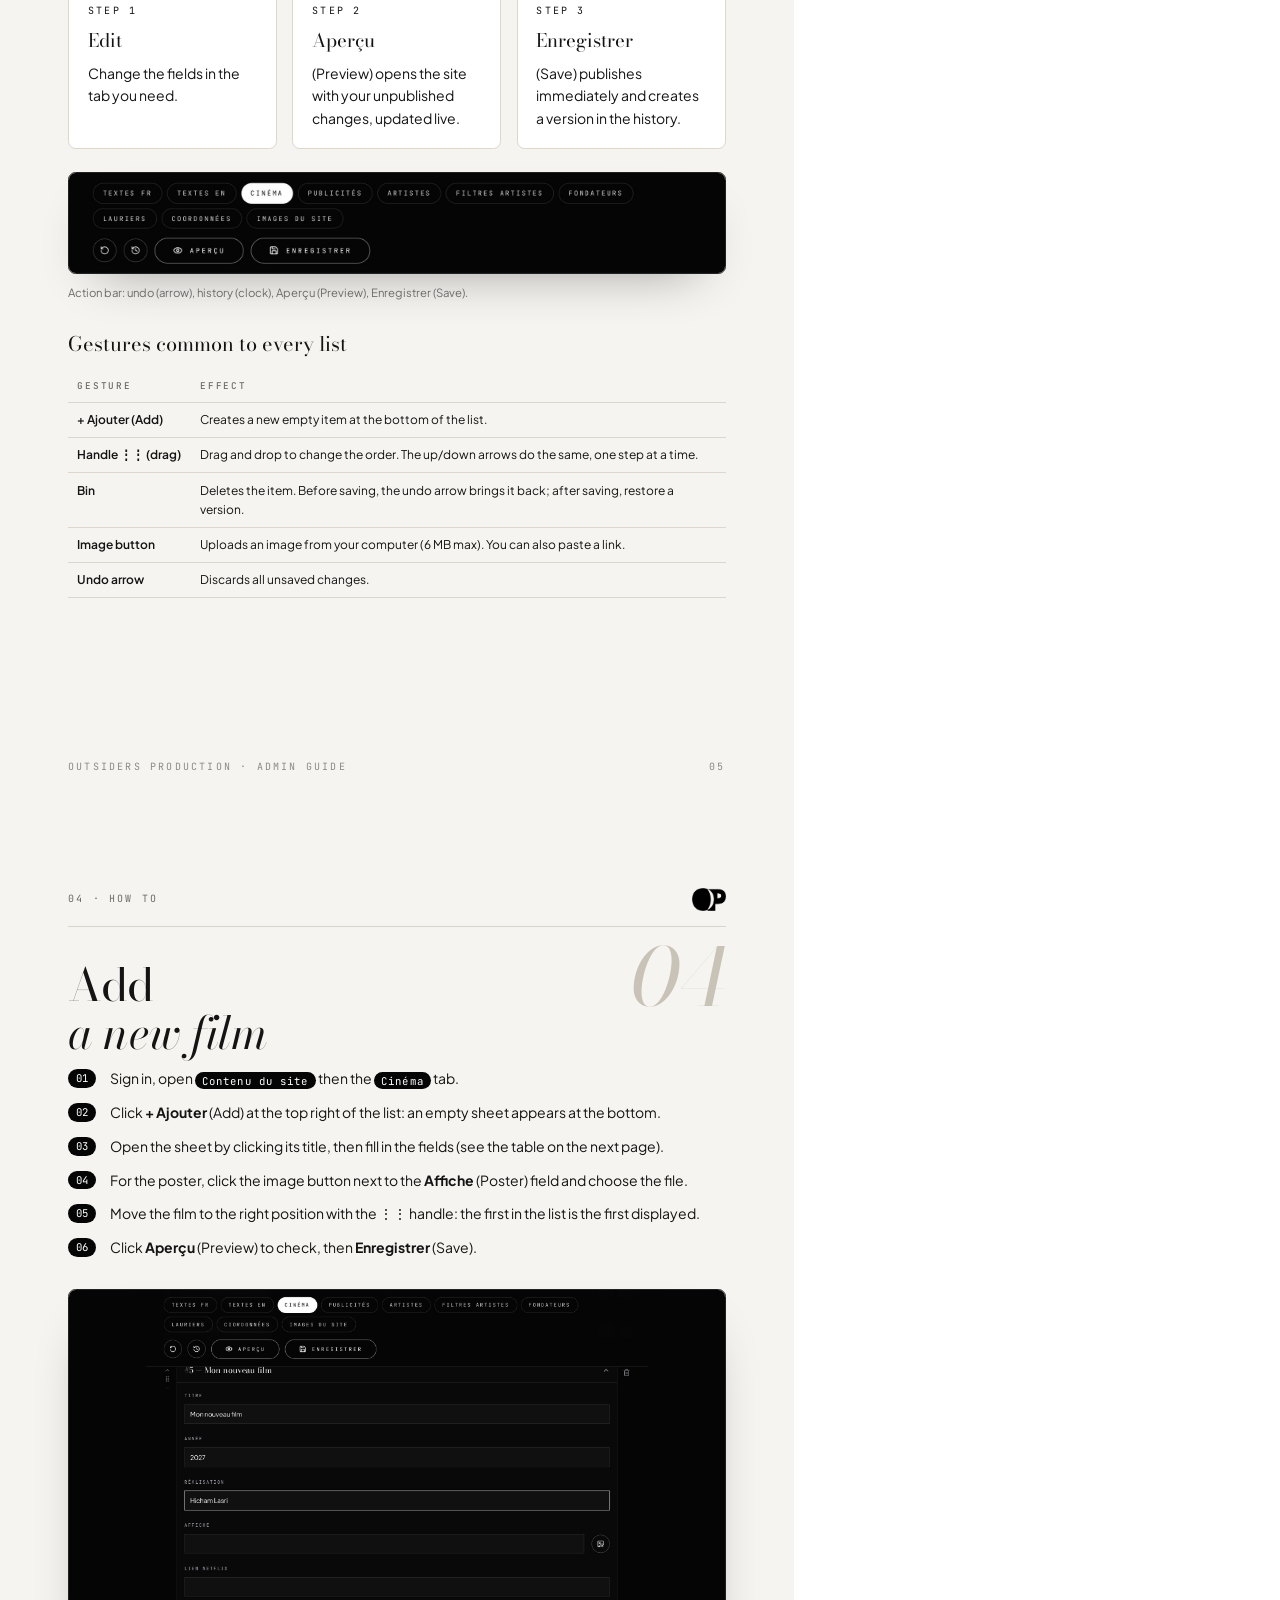
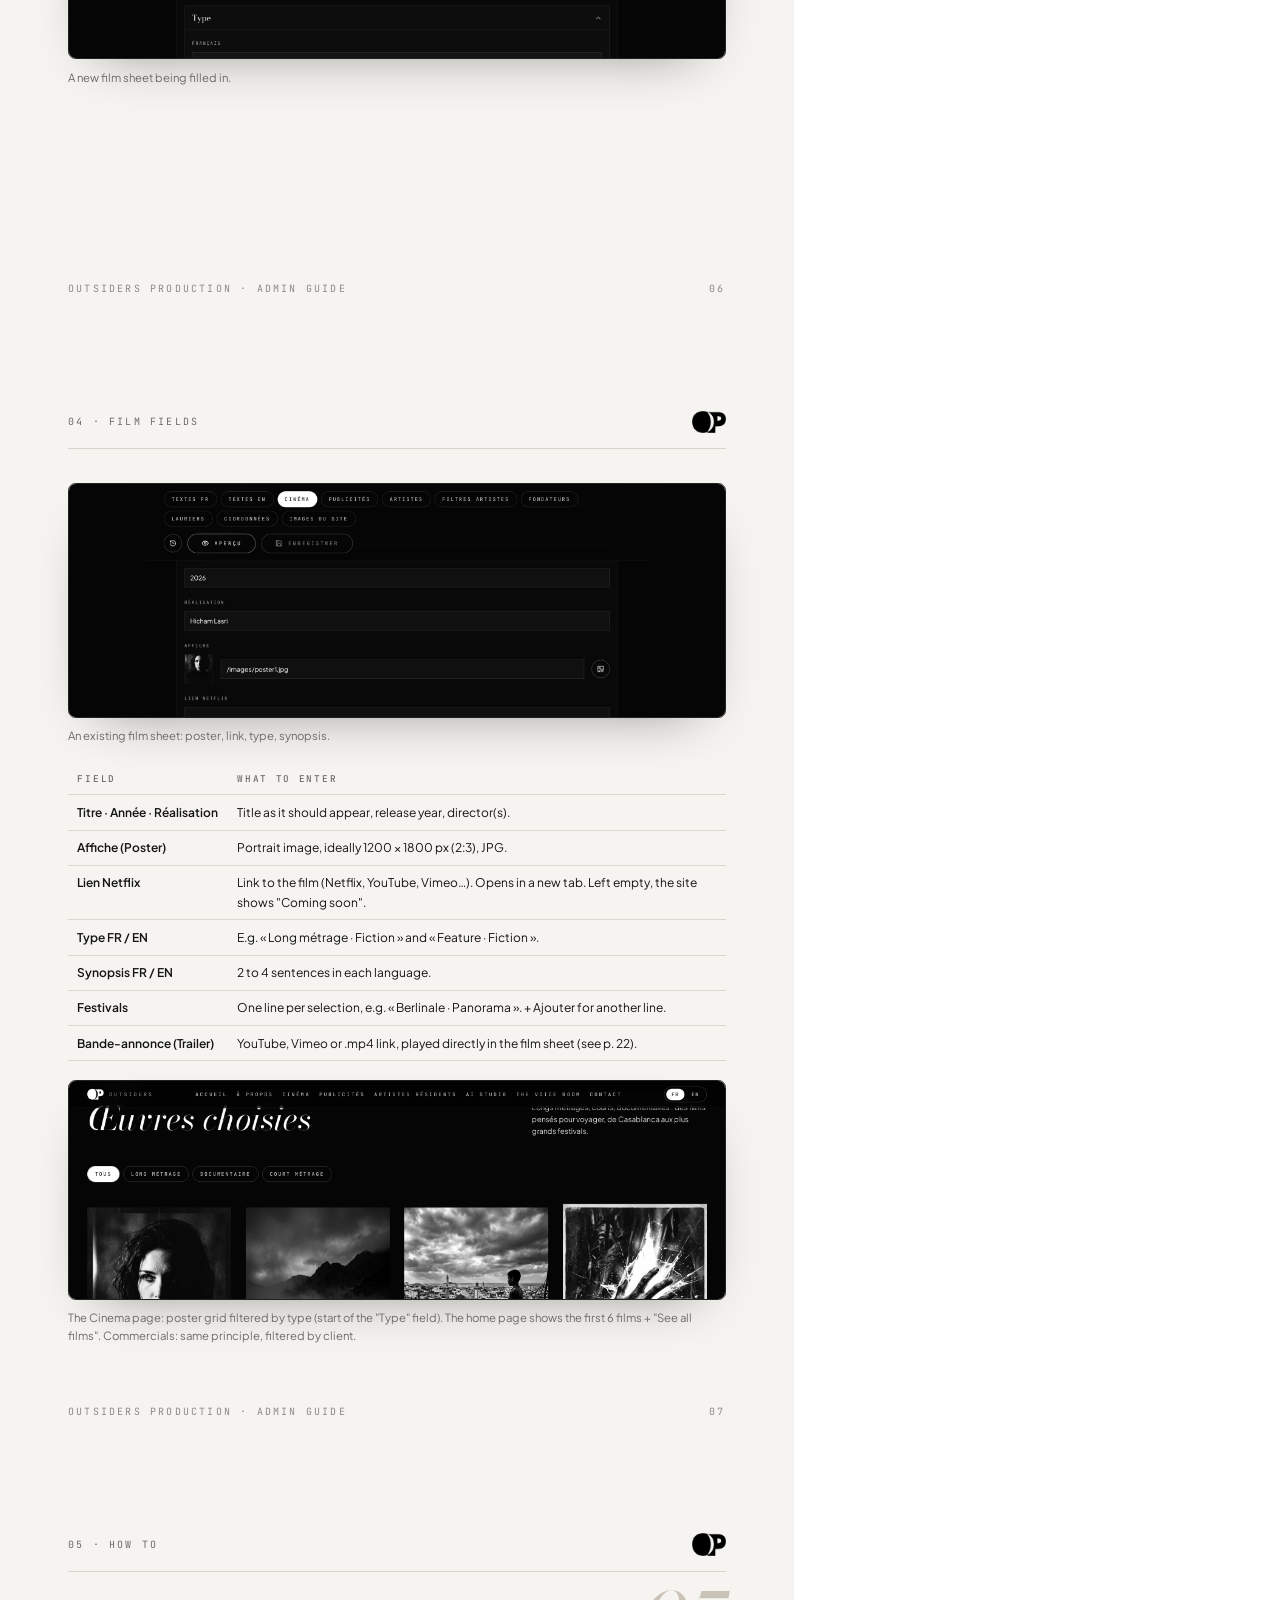
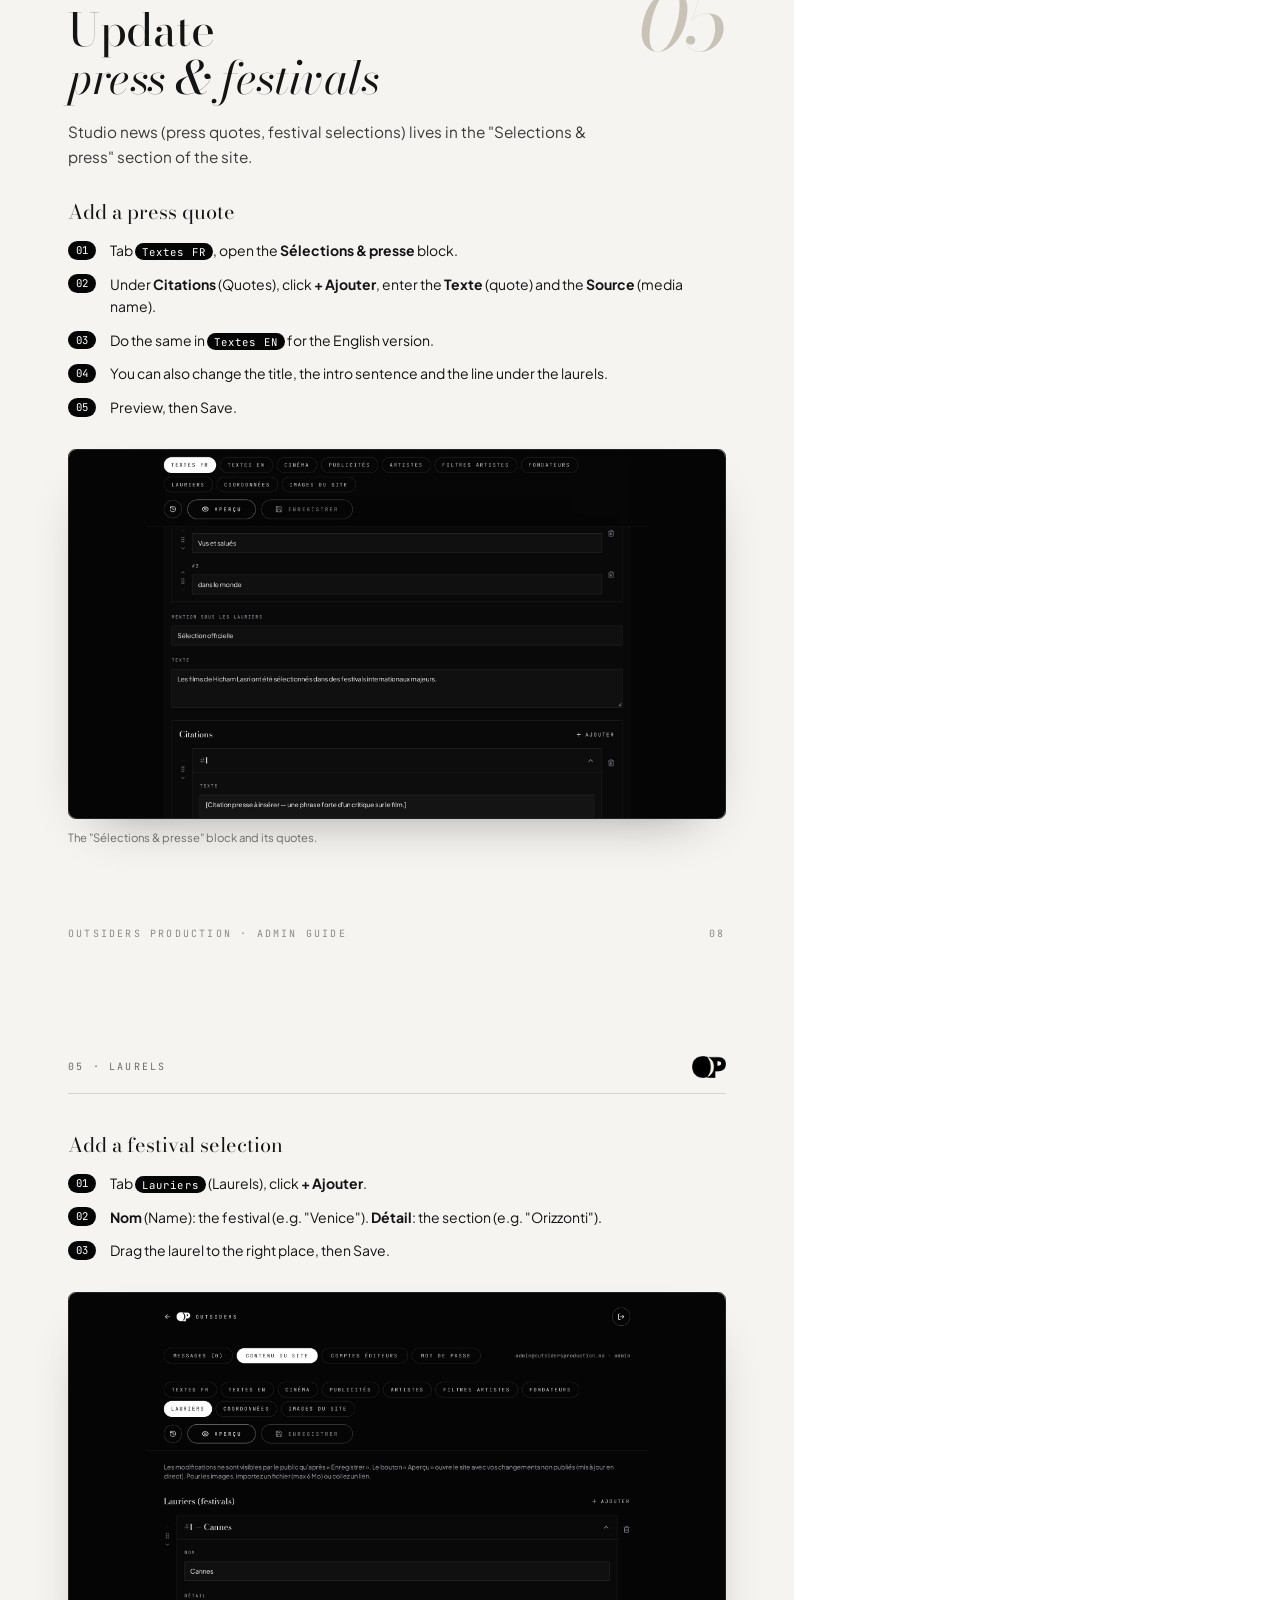
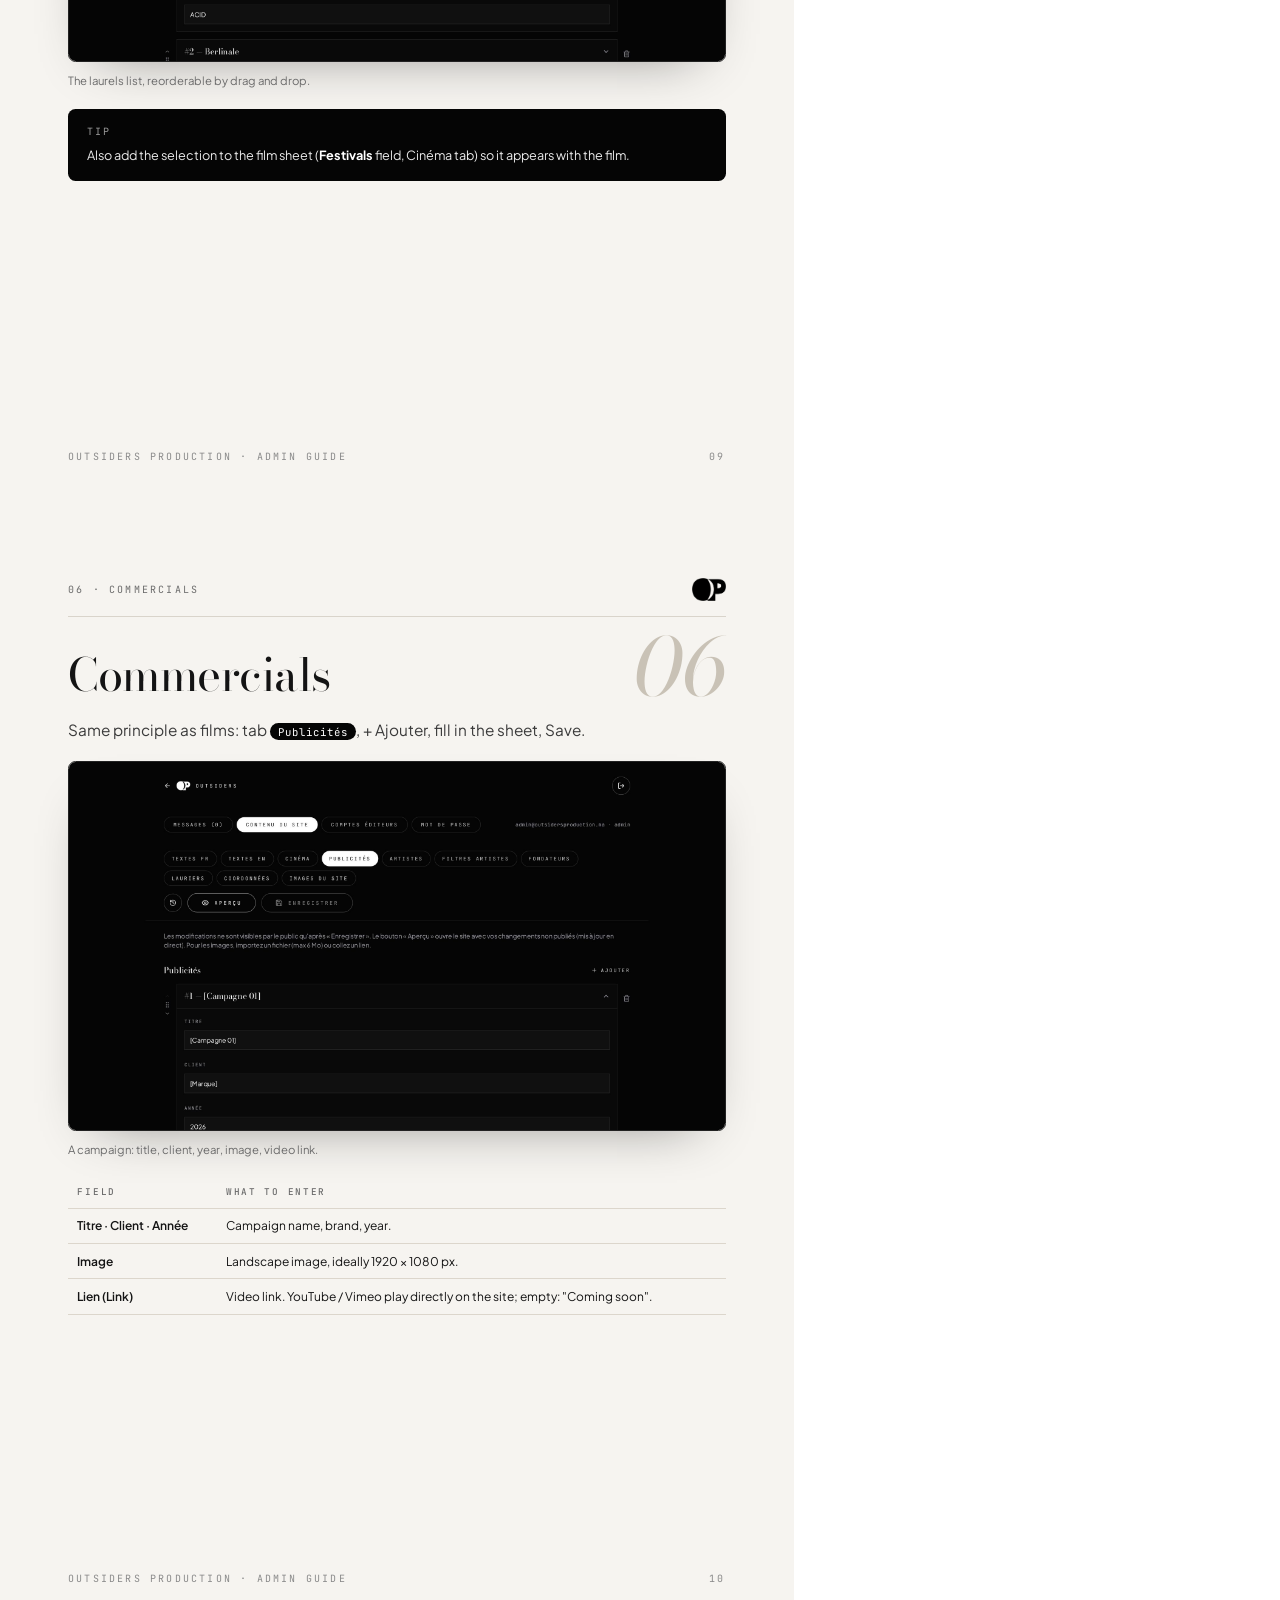
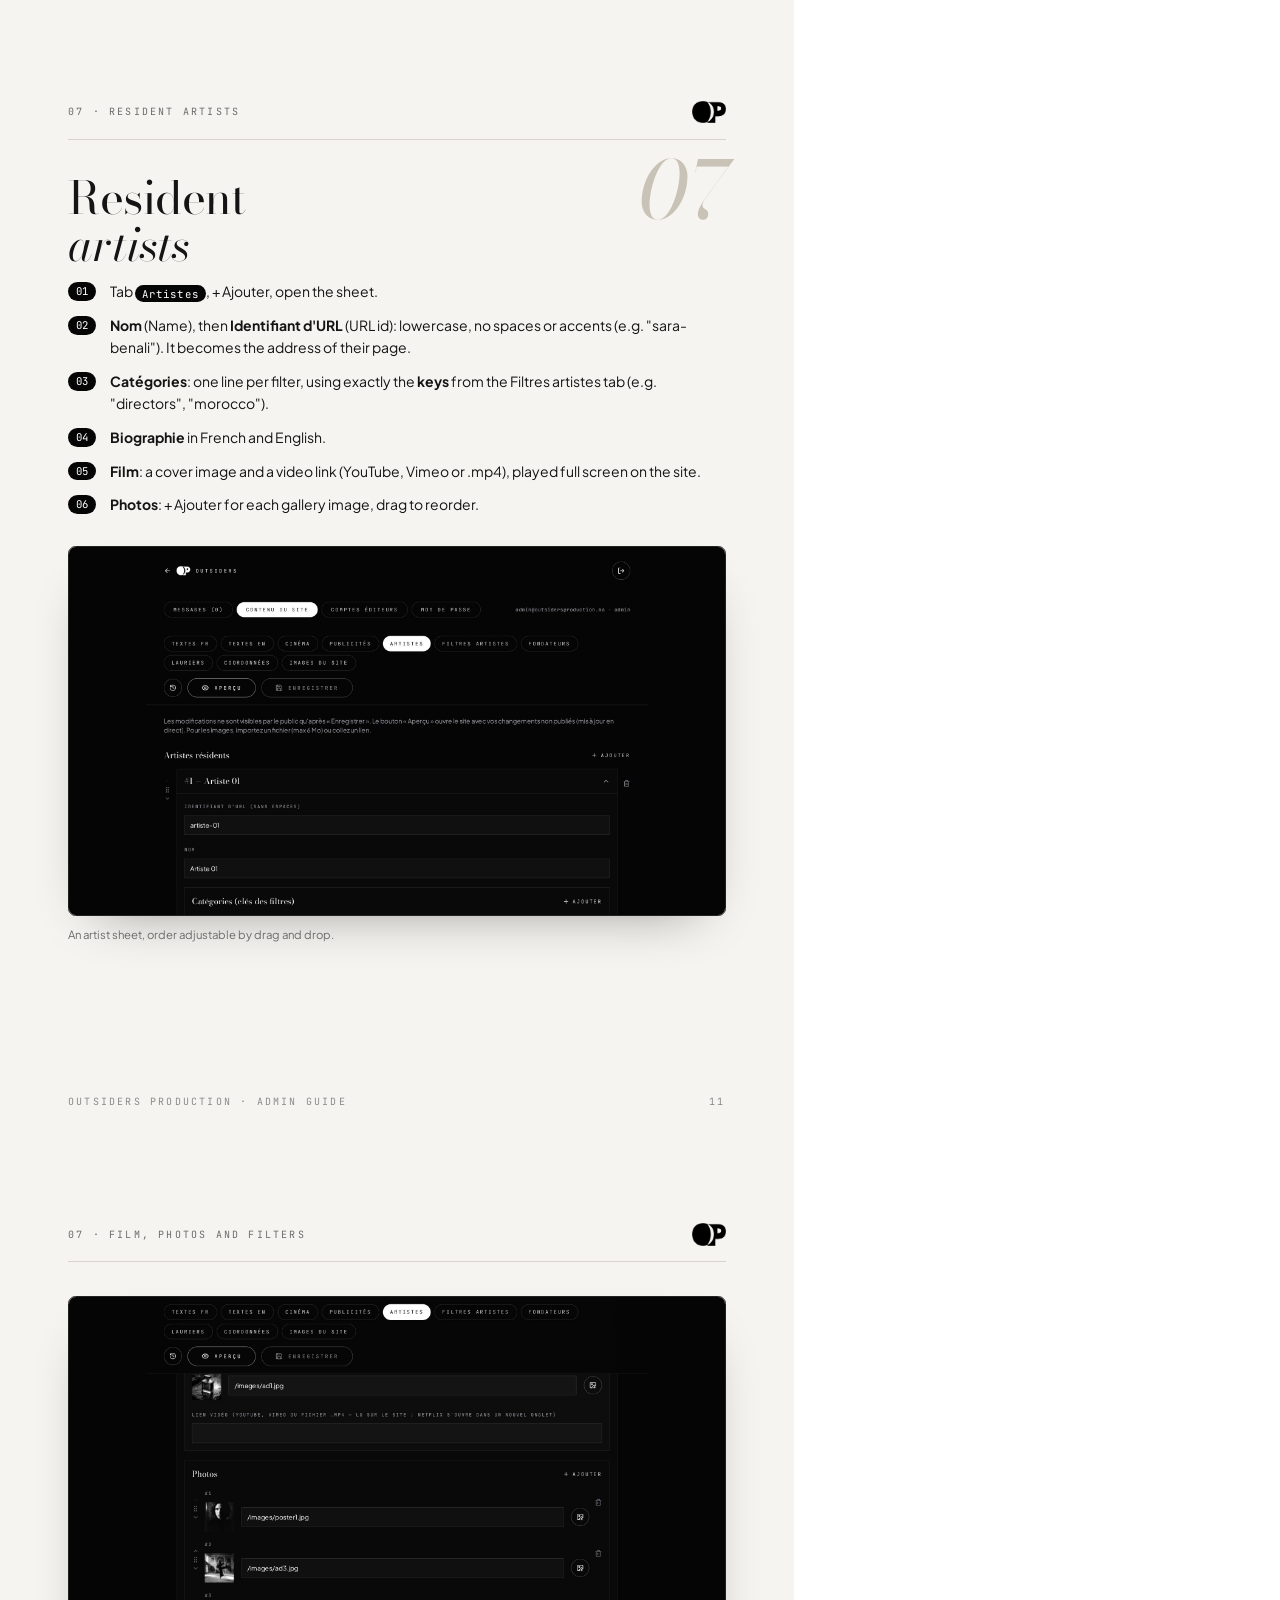
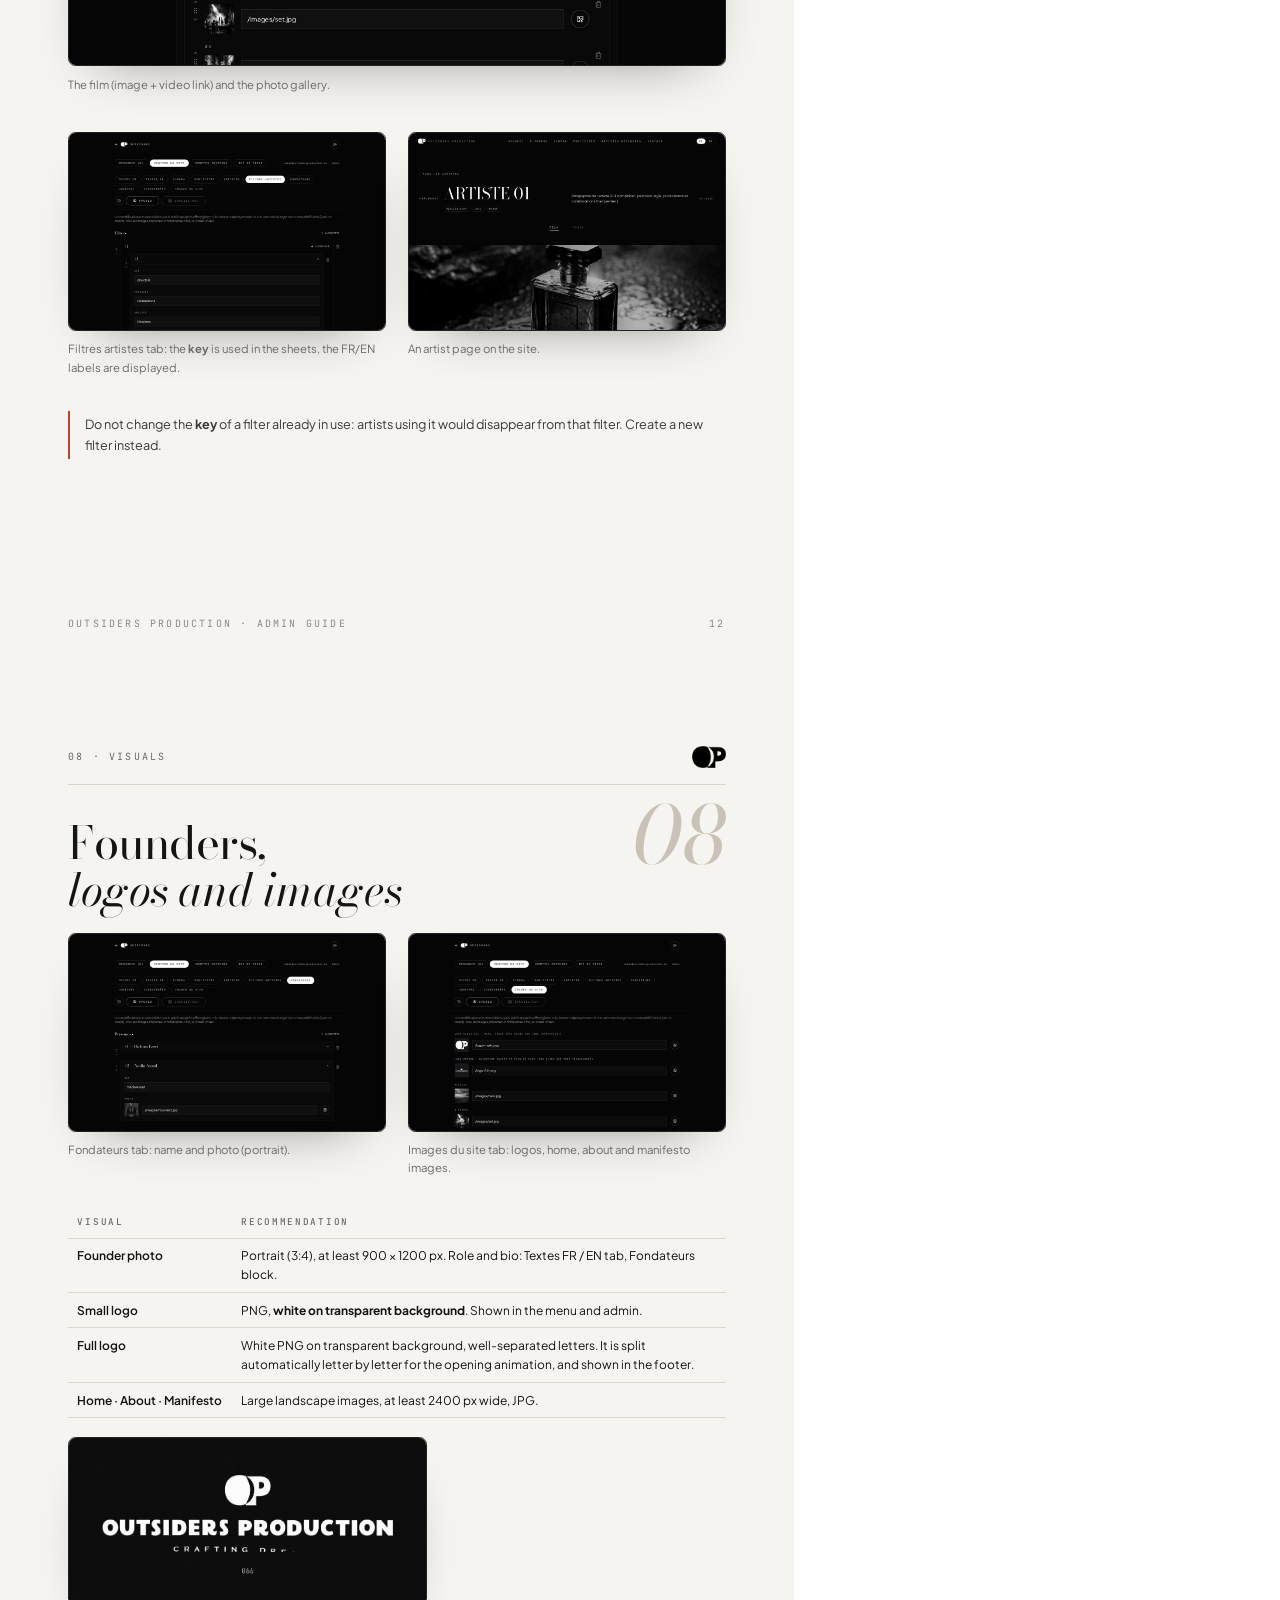
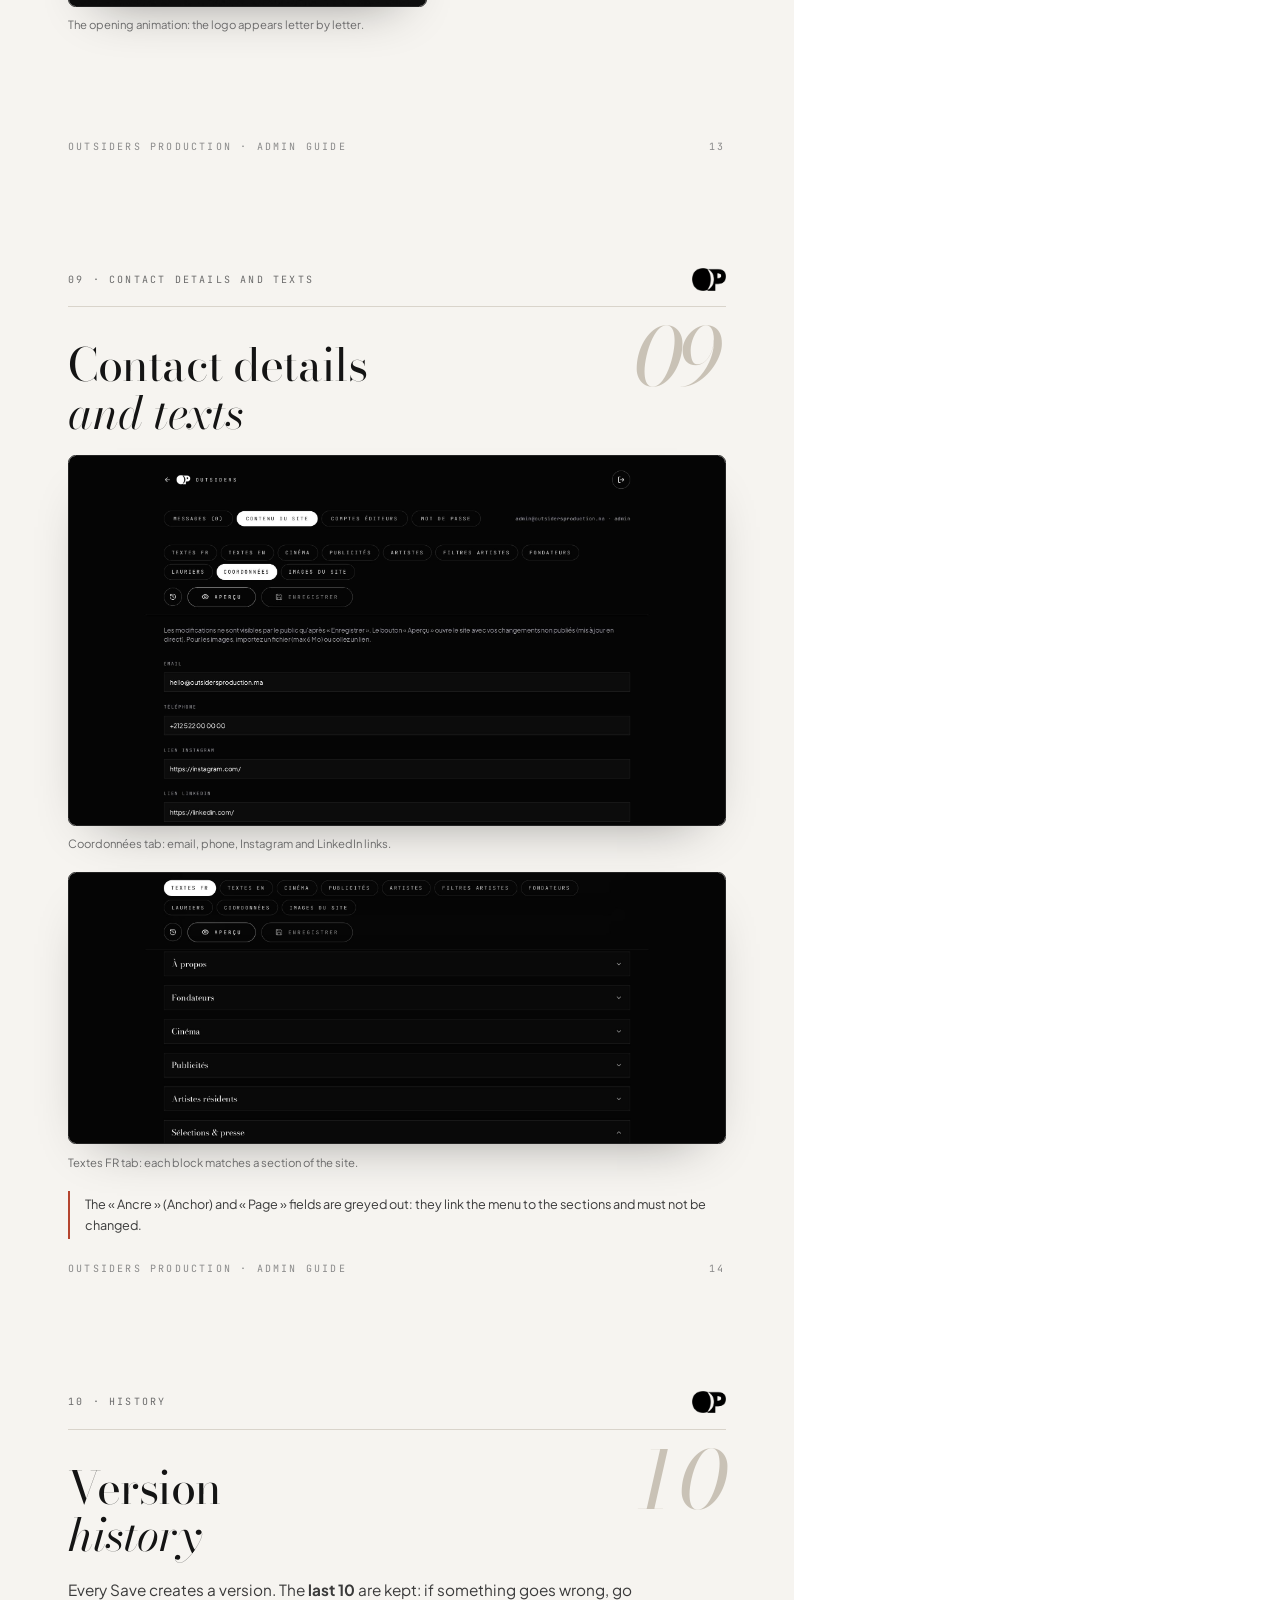
<file: docs/guide/guide_en.html>
<!doctype html>
<html lang="en">
<head>
<meta charset="utf-8" />
<title>Outsiders Production — Admin user guide</title>
<link href="https://fonts.googleapis.com/css2?family=Bodoni+Moda:ital,opsz,wght@0,6..96,400..700;1,6..96,400..700&family=JetBrains+Mono:wght@400;500&family=Plus+Jakarta+Sans:wght@300;400;500;600&display=swap" rel="stylesheet" />
<link href="guide.css" rel="stylesheet" />
</head>
<body>

<section class="page dark cover">
  <div class="bg"></div><div class="veil"></div>
  <div class="mono" style="color:#9a9a9a">Internal guide · Admin area</div>
  <div>
    <img class="logo" src="../../frontend/public/logo-full.png" alt="Outsiders Production" />
    <h1 style="margin-top:16mm">Admin<br /><em>user guide</em></h1>
    <p class="lead" style="color:#bdbdbd">Edit texts, add a film, publish a festival selection, present an artist: everything is done from your browser, with no developer and no redeployment.</p>
  </div>
  <div style="display:flex;justify-content:space-between" class="mono"><span style="color:#9a9a9a">your-site/admin</span><span style="color:#9a9a9a">November 2026 edition</span></div>
</section>

<section class="page">
  <div class="head mono"><span>Contents</span><img src="../../frontend/public/logo-mark.png" alt="" /></div>
  <h1>What you can<br /><em>do on your own</em></h1>
  <div class="tip"><span class="mono">Good to know</span>The admin interface is in French. In this guide, buttons and tabs are written <b>exactly as they appear on screen</b>, followed by their English meaning, e.g. <span class="kbd">Enregistrer</span> <span class="fr">(Save)</span>.</div>
  <ul class="toc tight">
    <li><span>01 — Signing in, roles and security</span><span>p. 3</span></li>
    <li><span>02 — The content editor at a glance</span><span>p. 4</span></li>
    <li><span>03 — The golden rule: edit, preview, publish</span><span>p. 5</span></li>
    <li><span>04 — How to add a new film</span><span>p. 6</span></li>
    <li><span>05 — How to update press and festivals</span><span>p. 8</span></li>
    <li><span>06 — Commercials</span><span>p. 10</span></li>
    <li><span>07 — Resident artists</span><span>p. 11</span></li>
    <li><span>08 — Founders, logos and site images</span><span>p. 13</span></li>
    <li><span>09 — Contact details and site texts</span><span>p. 14</span></li>
    <li><span>10 — Version history</span><span>p. 15</span></li>
    <li><span>11 — Messages, editor accounts, password</span><span>p. 16</span></li>
    <li><span>12 — How to manage AI Studio and Voice Room videos</span><span>p. 18</span></li>
    <li><span>13 — Home page order, trailers, Cinema search</span><span>p. 21</span></li>
    <li><span>14 — Best practices and FAQ</span><span>p. 23</span></li>
  </ul>
  <div class="foot mono"><span>Outsiders Production</span><span>02</span></div>
</section>

<section class="page">
  <div class="head mono"><span>01 · Signing in</span><img src="../../frontend/public/logo-mark.png" alt="" /></div>
  <span class="num">01</span>
  <h1>Signing in</h1>
  <p class="lead">The admin area is your site address followed by <b>/admin</b>, for example <b>www.outsidersproduction.ma/admin</b>.</p>
  <figure><img src="shots/01_login.jpg" alt="" /><figcaption>Sign-in screen: email, password, then « Connexion » (Sign in).</figcaption></figure>
  <div class="roles">
    <div><span class="mono">Role</span><b>Administrator</b>Reads contact form messages, edits all content, creates or removes editor accounts, changes their own password.</div>
    <div><span class="mono">Role</span><b>Editor</b>Edits the site content and their own password. Cannot see messages or manage accounts.</div>
  </div>
  <div class="tip"><span class="mono">Forgotten password</span>Click <b>« Mot de passe oublié ? »</b> (Forgot password?) under the form: a reset link is sent by email. After several failed attempts, sign-in is blocked for a few minutes for security.</div>
  <div class="foot mono"><span>Outsiders Production · Admin guide</span><span>03</span></div>
</section>

<section class="page">
  <div class="head mono"><span>02 · The editor</span><img src="../../frontend/public/logo-mark.png" alt="" /></div>
  <span class="num">02</span>
  <h1>The editor<br /><em>at a glance</em></h1>
  <p class="lead">Tab <span class="kbd">Contenu du site</span> <span class="fr">(Site content)</span>: each part of the site has its own tab. Texts exist in French and English.</p>
  <figure><img src="shots/03_contenu.jpg" alt="" /><figcaption>Content tabs, the action bar and the fields to fill in.</figcaption></figure>
  <table>
    <tr><th>Tab</th><th>What it contains</th></tr>
    <tr><td>Textes FR / EN</td><td>All site texts in French / English: menu, home, about, founders (role, bio), press, contact, footer.</td></tr>
    <tr><td>Cinéma · Publicités</td><td>Films and commercials, with poster, details and video link.</td></tr>
    <tr><td>Artistes · Filtres</td><td>The "Resident artists" page and its filter categories.</td></tr>
    <tr><td>AI Studio · Voice Room — vidéos</td><td>Opening videos, projects, capsules and partners of both pages.</td></tr>
    <tr><td>Fondateurs · Lauriers</td><td>Founders' names and photos (Founders), festival laurels (Laurels).</td></tr>
    <tr><td>Coordonnées · Images</td><td>Email, phone, social links (Contact details); logos and large site images.</td></tr>
  </table>
  <div class="foot mono"><span>Outsiders Production · Admin guide</span><span>04</span></div>
</section>

<section class="page">
  <div class="head mono"><span>03 · Publishing</span><img src="../../frontend/public/logo-mark.png" alt="" /></div>
  <span class="num">03</span>
  <h1>The golden rule</h1>
  <p class="lead">Nothing is visible to the public until you click <b>« Enregistrer »</b> (Save). You can experiment safely.</p>
  <div class="flow">
    <div><span class="mono">Step 1</span><b>Edit</b>Change the fields in the tab you need.</div>
    <div><span class="mono">Step 2</span><b>Aperçu</b>(Preview) opens the site with your unpublished changes, updated live.</div>
    <div><span class="mono">Step 3</span><b>Enregistrer</b>(Save) publishes immediately and creates a version in the history.</div>
  </div>
  <figure><img src="shots/07_save_bar.jpg" alt="" /><figcaption>Action bar: undo (arrow), history (clock), Aperçu (Preview), Enregistrer (Save).</figcaption></figure>
  <h2>Gestures common to every list</h2>
  <table>
    <tr><th>Gesture</th><th>Effect</th></tr>
    <tr><td>+ Ajouter (Add)</td><td>Creates a new empty item at the bottom of the list.</td></tr>
    <tr><td>Handle ⋮⋮ (drag)</td><td>Drag and drop to change the order. The up/down arrows do the same, one step at a time.</td></tr>
    <tr><td>Bin</td><td>Deletes the item. Before saving, the undo arrow brings it back; after saving, restore a version.</td></tr>
    <tr><td>Image button</td><td>Uploads an image from your computer (6 MB max). You can also paste a link.</td></tr>
    <tr><td>Undo arrow</td><td>Discards all unsaved changes.</td></tr>
  </table>
  <div class="foot mono"><span>Outsiders Production · Admin guide</span><span>05</span></div>
</section>

<section class="page">
  <div class="head mono"><span>04 · How to</span><img src="../../frontend/public/logo-mark.png" alt="" /></div>
  <span class="num">04</span>
  <h1>Add<br /><em>a new film</em></h1>
  <ol class="steps">
    <li>Sign in, open <span class="kbd">Contenu du site</span> then the <span class="kbd">Cinéma</span> tab.</li>
    <li>Click <b>+ Ajouter</b> (Add) at the top right of the list: an empty sheet appears at the bottom.</li>
    <li>Open the sheet by clicking its title, then fill in the fields (see the table on the next page).</li>
    <li>For the poster, click the image button next to the <b>Affiche</b> (Poster) field and choose the file.</li>
    <li>Move the film to the right position with the ⋮⋮ handle: the first in the list is the first displayed.</li>
    <li>Click <b>Aperçu</b> (Preview) to check, then <b>Enregistrer</b> (Save).</li>
  </ol>
  <figure><img src="shots/06_film_new.jpg" alt="" /><figcaption>A new film sheet being filled in.</figcaption></figure>
  <div class="foot mono"><span>Outsiders Production · Admin guide</span><span>06</span></div>
</section>

<section class="page">
  <div class="head mono"><span>04 · Film fields</span><img src="../../frontend/public/logo-mark.png" alt="" /></div>
  <figure style="margin-top:0"><img src="shots/05_film_detail.jpg" alt="" style="max-height:62mm" /><figcaption>An existing film sheet: poster, link, type, synopsis.</figcaption></figure>
  <table>
    <tr><th>Field</th><th>What to enter</th></tr>
    <tr><td>Titre · Année · Réalisation</td><td>Title as it should appear, release year, director(s).</td></tr>
    <tr><td>Affiche (Poster)</td><td>Portrait image, ideally 1200 × 1800 px (2:3), JPG.</td></tr>
    <tr><td>Lien Netflix</td><td>Link to the film (Netflix, YouTube, Vimeo…). Opens in a new tab. Left empty, the site shows "Coming soon".</td></tr>
    <tr><td>Type FR / EN</td><td>E.g. « Long métrage · Fiction » and « Feature · Fiction ».</td></tr>
    <tr><td>Synopsis FR / EN</td><td>2 to 4 sentences in each language.</td></tr>
    <tr><td>Festivals</td><td>One line per selection, e.g. « Berlinale · Panorama ». + Ajouter for another line.</td></tr>
    <tr><td>Bande-annonce (Trailer)</td><td>YouTube, Vimeo or .mp4 link, played directly in the film sheet (see p. 22).</td></tr>
  </table>
  <figure><img src="shots/22_site_films.jpg" alt="" style="max-height:58mm" /><figcaption>The Cinema page: poster grid filtered by type (start of the "Type" field). The home page shows the first 6 films + "See all films". Commercials: same principle, filtered by client.</figcaption></figure>
  <div class="foot mono"><span>Outsiders Production · Admin guide</span><span>07</span></div>
</section>

<section class="page">
  <div class="head mono"><span>05 · How to</span><img src="../../frontend/public/logo-mark.png" alt="" /></div>
  <span class="num">05</span>
  <h1>Update<br /><em>press &amp; festivals</em></h1>
  <p class="lead">Studio news (press quotes, festival selections) lives in the "Selections &amp; press" section of the site.</p>
  <h2>Add a press quote</h2>
  <ol class="steps">
    <li>Tab <span class="kbd">Textes FR</span>, open the <b>Sélections &amp; presse</b> block.</li>
    <li>Under <b>Citations</b> (Quotes), click <b>+ Ajouter</b>, enter the <b>Texte</b> (quote) and the <b>Source</b> (media name).</li>
    <li>Do the same in <span class="kbd">Textes EN</span> for the English version.</li>
    <li>You can also change the title, the intro sentence and the line under the laurels.</li>
    <li>Preview, then Save.</li>
  </ol>
  <figure><img src="shots/15b_presse_quotes.jpg" alt="" /><figcaption>The "Sélections &amp; presse" block and its quotes.</figcaption></figure>
  <div class="foot mono"><span>Outsiders Production · Admin guide</span><span>08</span></div>
</section>

<section class="page">
  <div class="head mono"><span>05 · Laurels</span><img src="../../frontend/public/logo-mark.png" alt="" /></div>
  <h2 style="margin-top:0">Add a festival selection</h2>
  <ol class="steps">
    <li>Tab <span class="kbd">Lauriers</span> (Laurels), click <b>+ Ajouter</b>.</li>
    <li><b>Nom</b> (Name): the festival (e.g. "Venice"). <b>Détail</b>: the section (e.g. "Orizzonti").</li>
    <li>Drag the laurel to the right place, then Save.</li>
  </ol>
  <figure><img src="shots/11_lauriers.jpg" alt="" /><figcaption>The laurels list, reorderable by drag and drop.</figcaption></figure>
  <div class="tip"><span class="mono">Tip</span>Also add the selection to the film sheet (<b>Festivals</b> field, Cinéma tab) so it appears with the film.</div>
  <div class="foot mono"><span>Outsiders Production · Admin guide</span><span>09</span></div>
</section>

<section class="page">
  <div class="head mono"><span>06 · Commercials</span><img src="../../frontend/public/logo-mark.png" alt="" /></div>
  <span class="num">06</span>
  <h1>Commercials</h1>
  <p class="lead">Same principle as films: tab <span class="kbd">Publicités</span>, + Ajouter, fill in the sheet, Save.</p>
  <figure><img src="shots/08_pubs.jpg" alt="" /><figcaption>A campaign: title, client, year, image, video link.</figcaption></figure>
  <table>
    <tr><th>Field</th><th>What to enter</th></tr>
    <tr><td>Titre · Client · Année</td><td>Campaign name, brand, year.</td></tr>
    <tr><td>Image</td><td>Landscape image, ideally 1920 × 1080 px.</td></tr>
    <tr><td>Lien (Link)</td><td>Video link. YouTube / Vimeo play directly on the site; empty: "Coming soon".</td></tr>
  </table>
  <div class="foot mono"><span>Outsiders Production · Admin guide</span><span>10</span></div>
</section>

<section class="page">
  <div class="head mono"><span>07 · Resident artists</span><img src="../../frontend/public/logo-mark.png" alt="" /></div>
  <span class="num">07</span>
  <h1>Resident<br /><em>artists</em></h1>
  <ol class="steps">
    <li>Tab <span class="kbd">Artistes</span>, + Ajouter, open the sheet.</li>
    <li><b>Nom</b> (Name), then <b>Identifiant d'URL</b> (URL id): lowercase, no spaces or accents (e.g. "sara-benali"). It becomes the address of their page.</li>
    <li><b>Catégories</b>: one line per filter, using exactly the <b>keys</b> from the Filtres artistes tab (e.g. "directors", "morocco").</li>
    <li><b>Biographie</b> in French and English.</li>
    <li><b>Film</b>: a cover image and a video link (YouTube, Vimeo or .mp4), played full screen on the site.</li>
    <li><b>Photos</b>: + Ajouter for each gallery image, drag to reorder.</li>
  </ol>
  <figure><img src="shots/09_artistes.jpg" alt="" /><figcaption>An artist sheet, order adjustable by drag and drop.</figcaption></figure>
  <div class="foot mono"><span>Outsiders Production · Admin guide</span><span>11</span></div>
</section>

<section class="page">
  <div class="head mono"><span>07 · Film, photos and filters</span><img src="../../frontend/public/logo-mark.png" alt="" /></div>
  <figure style="margin-top:0"><img src="shots/10_artiste_photos.jpg" alt="" /><figcaption>The film (image + video link) and the photo gallery.</figcaption></figure>
  <div class="two">
    <figure><img src="shots/10b_filtres.jpg" alt="" /><figcaption>Filtres artistes tab: the <b>key</b> is used in the sheets, the FR/EN labels are displayed.</figcaption></figure>
    <figure><img src="shots/20_site_artiste_detail.jpg" alt="" /><figcaption>An artist page on the site.</figcaption></figure>
  </div>
  <div class="warn">Do not change the <b>key</b> of a filter already in use: artists using it would disappear from that filter. Create a new filter instead.</div>
  <div class="foot mono"><span>Outsiders Production · Admin guide</span><span>12</span></div>
</section>

<section class="page">
  <div class="head mono"><span>08 · Visuals</span><img src="../../frontend/public/logo-mark.png" alt="" /></div>
  <span class="num">08</span>
  <h1>Founders,<br /><em>logos and images</em></h1>
  <div class="two">
    <figure><img src="shots/12_fondateurs.jpg" alt="" /><figcaption>Fondateurs tab: name and photo (portrait).</figcaption></figure>
    <figure><img src="shots/13_images.jpg" alt="" /><figcaption>Images du site tab: logos, home, about and manifesto images.</figcaption></figure>
  </div>
  <table>
    <tr><th>Visual</th><th>Recommendation</th></tr>
    <tr><td>Founder photo</td><td>Portrait (3:4), at least 900 × 1200 px. Role and bio: Textes FR / EN tab, Fondateurs block.</td></tr>
    <tr><td>Small logo</td><td>PNG, <b>white on transparent background</b>. Shown in the menu and admin.</td></tr>
    <tr><td>Full logo</td><td>White PNG on transparent background, well-separated letters. It is split automatically letter by letter for the opening animation, and shown in the footer.</td></tr>
    <tr><td>Home · About · Manifesto</td><td>Large landscape images, at least 2400 px wide, JPG.</td></tr>
  </table>
  <figure style="width:95mm"><img src="shots/21_intro_crop.jpg" alt="" /><figcaption>The opening animation: the logo appears letter by letter.</figcaption></figure>
  <div class="foot mono"><span>Outsiders Production · Admin guide</span><span>13</span></div>
</section>

<section class="page">
  <div class="head mono"><span>09 · Contact details and texts</span><img src="../../frontend/public/logo-mark.png" alt="" /></div>
  <span class="num">09</span>
  <h1>Contact details<br /><em>and texts</em></h1>
  <figure><img src="shots/14_contact.jpg" alt="" /><figcaption>Coordonnées tab: email, phone, Instagram and LinkedIn links.</figcaption></figure>
  <figure><img src="shots/15_presse.jpg" alt="" style="max-height:72mm" /><figcaption>Textes FR tab: each block matches a section of the site.</figcaption></figure>
  <div class="warn">The « Ancre » (Anchor) and « Page » fields are greyed out: they link the menu to the sections and must not be changed.</div>
  <div class="foot mono"><span>Outsiders Production · Admin guide</span><span>14</span></div>
</section>

<section class="page">
  <div class="head mono"><span>10 · History</span><img src="../../frontend/public/logo-mark.png" alt="" /></div>
  <span class="num">10</span>
  <h1>Version<br /><em>history</em></h1>
  <p class="lead">Every Save creates a version. The <b>last 10</b> are kept: if something goes wrong, go back in one click.</p>
  <ol class="steps">
    <li>Click the clock icon in the action bar.</li>
    <li>Find the version by its date, time and author.</li>
    <li>Click <b>Restaurer</b> (Restore) and confirm: that version is published immediately.</li>
  </ol>
  <figure><img src="shots/16_versions.jpg" alt="" /><figcaption>The history panel.</figcaption></figure>
  <div class="foot mono"><span>Outsiders Production · Admin guide</span><span>15</span></div>
</section>

<section class="page">
  <div class="head mono"><span>11 · Administration</span><img src="../../frontend/public/logo-mark.png" alt="" /></div>
  <span class="num">11</span>
  <h1>Messages</h1>
  <p class="lead">Administrator only. Every contact form message arrives here and is also sent by email.</p>
  <figure><img src="shots/02_messages.jpg" alt="" /><figcaption>Messages tab: unread count, mark as read, delete.</figcaption></figure>
  <div class="foot mono"><span>Outsiders Production · Admin guide</span><span>16</span></div>
</section>

<section class="page">
  <div class="head mono"><span>11 · Accounts and password</span><img src="../../frontend/public/logo-mark.png" alt="" /></div>
  <h2 style="margin-top:0">Create an editor account</h2>
  <ol class="steps">
    <li>Tab <span class="kbd">Comptes éditeurs</span> (Editor accounts): enter the name, email and a temporary password.</li>
    <li>Send these details to the person: they can change their password in the <b>Mot de passe</b> (Password) tab.</li>
    <li>To remove access, click the bin next to the account.</li>
  </ol>
  <figure><img src="shots/17_comptes.jpg" alt="" style="max-height:72mm" /><figcaption>Editor accounts.</figcaption></figure>
  <figure><img src="shots/18_password.jpg" alt="" style="max-height:72mm" /><figcaption>Changing your password: current one, then the new one.</figcaption></figure>
  <div class="foot mono"><span>Outsiders Production · Admin guide</span><span>17</span></div>
</section>

<section class="page">
  <div class="head mono"><span>12 · How to</span><img src="../../frontend/public/logo-mark.png" alt="" /></div>
  <span class="num">12</span>
  <h1>AI Studio videos<br /><em>&amp; The Voice Room</em></h1>
  <p class="lead">Each page has a full-screen opening video and a series of videos (projects for AI Studio, capsules for The Voice Room). On the site they loop silently; one click opens them full screen with sound.</p>
  <h2>Add or replace a video</h2>
  <ol class="steps">
    <li>Upload the video to <b>Vimeo</b> or <b>YouTube</b> (public or "unlisted") and copy its link.</li>
    <li>Tab <span class="kbd">AI Studio — vidéos</span> or <span class="kbd">Voice Room — vidéos</span>.</li>
    <li><b>Vidéo d'ouverture</b> (Opening video): paste the link in the <b>Vidéo</b> field; the <b>Image</b> shows while it loads.</li>
    <li><b>Projets / Capsules</b>: open a sheet, fill in the FR / EN title, cover image and video link. <b>+ Ajouter</b> for another video, ⋮⋮ handle to reorder.</li>
    <li>Preview, then Save.</li>
  </ol>
  <figure><img src="shots/24_ai_admin_work.jpg" alt="" /><figcaption>An AI Studio project sheet: category, cover image and Vimeo link.</figcaption></figure>
  <div class="foot mono"><span>Outsiders Production · Admin guide</span><span>18</span></div>
</section>

<section class="page">
  <div class="head mono"><span>12 · Texts and result</span><img src="../../frontend/public/logo-mark.png" alt="" /></div>
  <div class="tip" style="margin-top:0"><span class="mono">Why a link rather than a file?</span>Videos are too heavy for the image upload (6 MB max). Vimeo and YouTube stream them fast and in high quality worldwide. A direct link to an <b>.mp4</b> file hosted elsewhere also works.</div>
  <table>
    <tr><th>Format</th><th>Recommendation</th></tr>
    <tr><td>Opening video</td><td>Landscape 16:9, strong shot from the first seconds: that is what loops.</td></tr>
    <tr><td>AI Studio projects</td><td>Landscape 16:9. The first project is shown large.</td></tr>
    <tr><td>Voice Room capsules</td><td>Portrait 4:5 frame: vertical or square social formats fit well.</td></tr>
  </table>
  <h2>Edit the texts</h2>
  <p>Tabs <span class="kbd">Textes FR</span> and <span class="kbd">Textes EN</span>, blocks <b>AI Studio</b> and <b>The Voice Room</b>: title, tagline, services, paragraphs, featured collaboration and credits.</p>
  <figure><img src="shots/26_ai_textes.jpg" alt="" style="max-height:55mm; object-position: 50% 85%" /><figcaption>The AI Studio block in Textes FR.</figcaption></figure>
  <figure><img src="shots/27_site_ai.jpg" alt="" style="max-height:58mm; object-position: 50% 90%" /><figcaption>The AI Studio page on the site.</figcaption></figure>
  <div class="foot mono"><span>Outsiders Production · Admin guide</span><span>19</span></div>
</section>

<section class="page">
  <div class="head mono"><span>12 · Partners and home page</span><img src="../../frontend/public/logo-mark.png" alt="" /></div>
  <h2 style="margin-top:0">Committed partners (The Voice Room)</h2>
  <ol class="steps">
    <li>Tab <span class="kbd">Voice Room — vidéos</span>, <b>Partenaires</b> (Partners) list, <b>+ Ajouter</b>.</li>
    <li><b>Nom</b> (Name) of the organisation or partner, <b>Logo</b> (transparent PNG, ideally white), optional <b>Site web</b> (Website).</li>
    <li>Without a logo, the name is shown in full. Replace or delete the sample "[Partenaire 0x]" entries.</li>
  </ol>
  <div class="two">
    <figure><img src="shots/25_voice_partners_admin.jpg" alt="" /><figcaption>A partner sheet.</figcaption></figure>
    <figure><img src="shots/28_site_voice.jpg" alt="" /><figcaption>WE4SHE collaboration and capsules on the site.</figcaption></figure>
  </div>
  <h2>The "Discover" banners on the home page</h2>
  <p>Two large banners lead to AI Studio and The Voice Room. They automatically reuse each page's opening image and video. Their texts are edited in <span class="kbd">Textes FR / EN</span>, block <b>Bandeaux « À découvrir »</b>.</p>
  <figure><img src="shots/29_site_discover.jpg" alt="" style="max-height:70mm" /><figcaption>The two banners on the home page.</figcaption></figure>
  <div class="foot mono"><span>Outsiders Production · Admin guide</span><span>20</span></div>
</section>

<section class="page">
  <div class="head mono"><span>13 · Home page order</span><img src="../../frontend/public/logo-mark.png" alt="" /></div>
  <span class="num">13</span>
  <h1>Home page<br /><em>order</em></h1>
  <p class="lead">Choose the order of the home page sections and hide the ones you don't want to show for now.</p>
  <ol class="steps">
    <li>Tab <span class="kbd">Ordre de l'accueil</span> (Home page order).</li>
    <li>Drag a row up or down (or use the ⌃ ⌄ arrows).</li>
    <li>Click the <b>eye</b> to hide a section: it is struck through and disappears from the site, without losing any content. Click again to show it.</li>
    <li>Preview, then Save.</li>
  </ol>
  <figure><img src="shots/30_home_order.jpg" alt="" /><figcaption>Here, "Fondateurs" is hidden and "Sélections &amp; presse" has been moved above "À découvrir".</figcaption></figure>
  <div class="warn">The opening (title and scrolling banner) always stays at the top, and Contact cannot be hidden. If you hide a section linked from the menu (e.g. About), keep that in mind.</div>
  <div class="foot mono"><span>Outsiders Production · Admin guide</span><span>21</span></div>
</section>

<section class="page">
  <div class="head mono"><span>13 · Trailer and search</span><img src="../../frontend/public/logo-mark.png" alt="" /></div>
  <h2 style="margin-top:0">Add a film trailer</h2>
  <ol class="steps">
    <li>Tab <span class="kbd">Cinéma</span>, open the film sheet.</li>
    <li>Paste the YouTube, Vimeo or .mp4 link in <b>Bande-annonce</b> (Trailer, at the bottom of the sheet), then Save.</li>
    <li>On the site, the film sheet shows a "Trailer" block above the Netflix link; it plays in place. Without a link, the block does not appear.</li>
  </ol>
  <div class="two">
    <figure><img src="shots/31_trailer_admin.jpg" alt="" /><figcaption>The Bande-annonce field in the admin.</figcaption></figure>
    <figure><img src="shots/33_film_trailer.jpg" alt="" /><figcaption>The trailer in the film sheet.</figcaption></figure>
  </div>
  <h2>Search and sorting on the Cinema page</h2>
  <p>Nothing to set up: visitors search a <b>title</b> or a <b>director</b> (accents and capitals ignored) and sort by <b>Selection</b> (your admin order), <b>Newest</b> or <b>Oldest</b> (Year field). Type filters are created from the start of the "Type" field: always write it the same way (e.g. « Long métrage · … »).</p>
  <figure><img src="shots/32_cinema_search.jpg" alt="" style="max-height:62mm" /><figcaption>Search, sorting and filters on the Cinema page.</figcaption></figure>
  <div class="foot mono"><span>Outsiders Production · Admin guide</span><span>22</span></div>
</section>

<section class="page">
  <div class="head mono"><span>14 · Best practices</span><img src="../../frontend/public/logo-mark.png" alt="" /></div>
  <span class="num">14</span>
  <h1>Best practices</h1>
  <table style="margin-top:8mm">
    <tr><th>Question</th><th>Answer</th></tr>
    <tr><td>I can't see my changes</td><td>Did you click « Enregistrer » (Save)? The button is greyed out when there is nothing to publish.</td></tr>
    <tr><td>My image won't upload</td><td>It is over 6 MB. Reduce it (JPG, 80 % quality) before uploading.</td></tr>
    <tr><td>The English text didn't change</td><td>Each language is edited separately: Textes FR and Textes EN, or the Français / Anglais fields of a sheet.</td></tr>
    <tr><td>I deleted a film by mistake</td><td>Before saving: undo arrow. After: History → Restaurer (Restore).</td></tr>
    <tr><td>A video won't play</td><td>Check that the YouTube or Vimeo link is public (or unlisted) and that embedding is allowed. Netflix links always open in a new tab.</td></tr>
    <tr><td>Display order</td><td>In every list: the admin order (⋮⋮ handle). For home page sections: « Ordre de l'accueil » tab.</td></tr>
  </table>
  <div class="tip" style="margin-top:10mm"><span class="mono">Remember</span><b>Edit → Preview → Save.</b> Until you save, the public site does not change. And the history always keeps your last 10 versions.</div>
  <div class="foot mono"><span>Outsiders Production · Admin guide</span><span>23</span></div>
</section>

</body>
</html>
</file>
<file: docs/guide/guide.css>
@page { size: A4; margin: 0; }
* { box-sizing: border-box; margin: 0; padding: 0; }
html, body { -webkit-print-color-adjust: exact; print-color-adjust: exact; }
body { font-family: "Plus Jakarta Sans", sans-serif; color: #141414; background: #fff; font-size: 10.5pt; line-height: 1.6; }
.page { width: 210mm; height: 297mm; padding: 20mm 18mm 18mm; position: relative; overflow: hidden; page-break-after: always; background: #f6f4f0; }
.page.dark { background: #050505; color: #f2f2f2; }
.mono { font-family: "JetBrains Mono", monospace; text-transform: uppercase; letter-spacing: .22em; font-size: 7.5pt; }
h1 { font-family: "Bodoni Moda", serif; font-weight: 400; font-size: 34pt; line-height: 1.05; letter-spacing: -.01em; }
h1 em { font-style: italic; }
h2 { font-family: "Bodoni Moda", serif; font-weight: 400; font-size: 15pt; margin: 7mm 0 3mm; }
p { margin: 0 0 3mm; }
.lead { font-size: 11.5pt; color: #3a3a3a; max-width: 150mm; margin-top: 5mm; }
.head { display: flex; justify-content: space-between; align-items: center; border-bottom: 1px solid #d9d4cb; padding-bottom: 4mm; margin-bottom: 9mm; color: #6b6b6b; }
.head img { height: 6mm; filter: invert(1); }
.num { font-family: "Bodoni Moda", serif; font-style: italic; font-size: 60pt; line-height: 1; color: #c9c2b6; position: absolute; right: 18mm; top: 33mm; }
.foot { position: absolute; bottom: 10mm; left: 18mm; right: 18mm; display: flex; justify-content: space-between; color: #8a8a8a; }
figure { margin: 5mm 0; }
figure img { width: 100%; max-height: 98mm; object-fit: cover; object-position: top; display: block; border-radius: 2mm; box-shadow: 0 6mm 14mm -8mm rgba(0,0,0,.45); border: 1px solid #222; }
figcaption { margin-top: 2.5mm; color: #6b6b6b; font-size: 8.5pt; }
.two { display: grid; grid-template-columns: 1fr 1fr; gap: 6mm; }
.steps { counter-reset: s; list-style: none; margin: 3mm 0; }
.steps li { counter-increment: s; position: relative; padding: 0 0 3mm 11mm; }
.steps li::before { content: counter(s, decimal-leading-zero); position: absolute; left: 0; top: .5mm; font-family: "JetBrains Mono", monospace; font-size: 8pt; color: #fff; background: #050505; border-radius: 99px; width: 7.5mm; height: 5mm; text-align: center; line-height: 5mm; }
.tip { background: #050505; color: #eaeaea; padding: 4mm 5mm; border-radius: 2mm; font-size: 9.5pt; margin: 4mm 0; }
.tip b { color: #fff; }
.tip .mono { color: #9a9a9a; display: block; margin-bottom: 1.5mm; }
.warn { border-left: 2px solid #b5452f; padding: 1mm 0 1mm 4mm; color: #3a3a3a; font-size: 9.5pt; margin: 4mm 0; }
table { width: 100%; border-collapse: collapse; font-size: 9pt; margin: 3mm 0; }
td, th { text-align: left; padding: 2mm 2.5mm; border-bottom: 1px solid #dcd6cc; vertical-align: top; }
th { font-family: "JetBrains Mono", monospace; font-weight: 500; font-size: 7pt; letter-spacing: .18em; text-transform: uppercase; color: #6b6b6b; }
td:first-child { font-weight: 600; white-space: nowrap; }
.kbd { font-family: "JetBrains Mono", monospace; font-size: 8pt; background: #050505; color: #fff; padding: .4mm 2mm; border-radius: 99px; letter-spacing: .1em; white-space: nowrap; }
.fr { color: #8a8a8a; font-style: italic; font-weight: 400; }
.cover { display: flex; flex-direction: column; justify-content: space-between; padding: 22mm 20mm; }
.cover .bg { position: absolute; inset: 0; background: url(shots/00_site.jpg) center/cover; opacity: .16; filter: grayscale(1); }
.cover .veil { position: absolute; inset: 0; background: linear-gradient(180deg, rgba(5,5,5,.6), #050505 75%); }
.cover > * { position: relative; }
.cover h1 { font-size: 46pt; color: #fff; }
.cover .logo { width: 95mm; }
.toc { list-style: none; margin-top: 10mm; }
.toc li { display: flex; justify-content: space-between; align-items: baseline; padding: 3.2mm 0; border-bottom: 1px solid #d9d4cb; font-size: 12pt; }
.toc li span:first-child { font-family: "Bodoni Moda", serif; }
.toc li span:last-child { font-family: "JetBrains Mono", monospace; font-size: 8pt; color: #8a8a8a; }
.toc.tight { margin-top: 6mm; }
.toc.tight li { padding: 2.3mm 0; font-size: 11pt; }
.flow { display: grid; grid-template-columns: repeat(3, 1fr); gap: 4mm; margin: 6mm 0; }
.flow div { background: #fff; border: 1px solid #ddd6ca; border-radius: 2mm; padding: 5mm; }
.flow b { font-family: "Bodoni Moda", serif; font-weight: 400; font-size: 14pt; display: block; margin: 2mm 0 1.5mm; }
.roles { display: grid; grid-template-columns: 1fr 1fr; gap: 5mm; margin: 5mm 0; }
.roles div { border: 1px solid #ddd6ca; background: #fff; border-radius: 2mm; padding: 5mm; font-size: 9.5pt; }
.roles b { font-family: "Bodoni Moda", serif; font-weight: 400; font-size: 14pt; display: block; margin: 2mm 0; }
</file>
